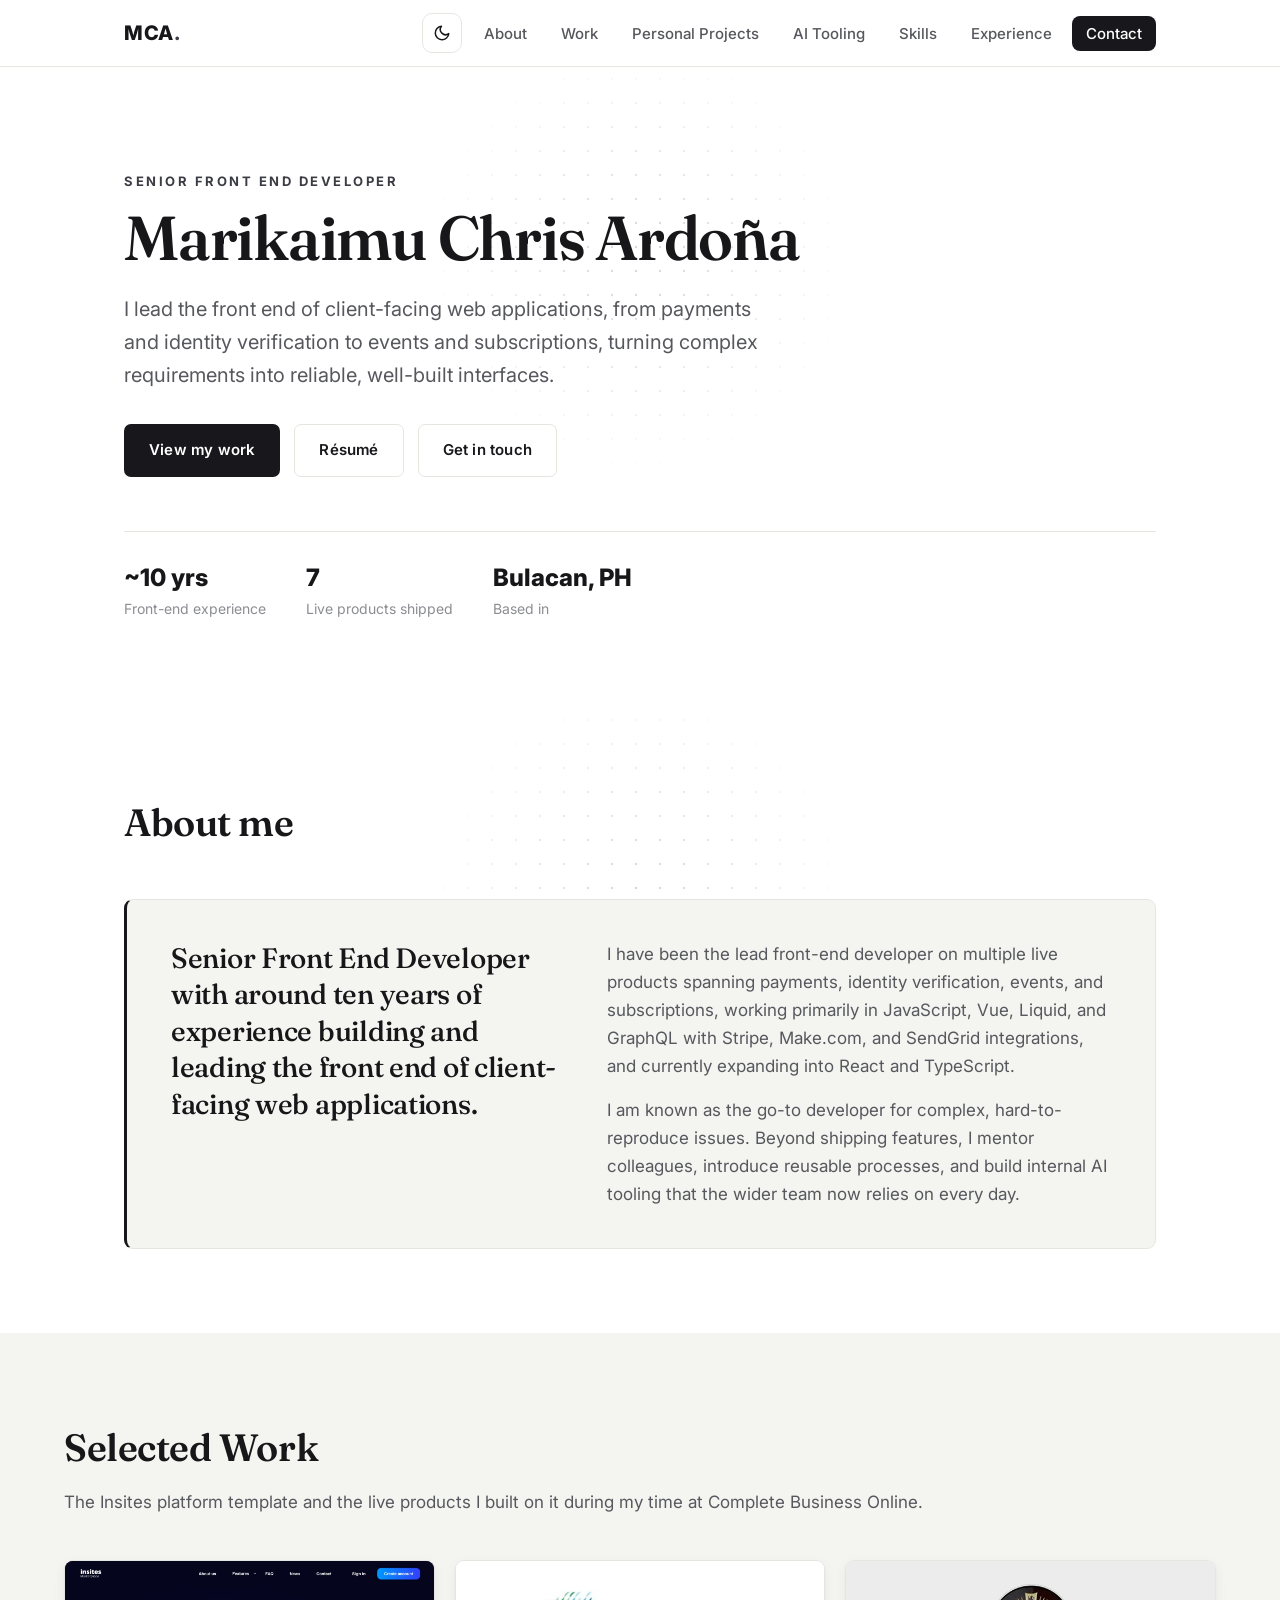
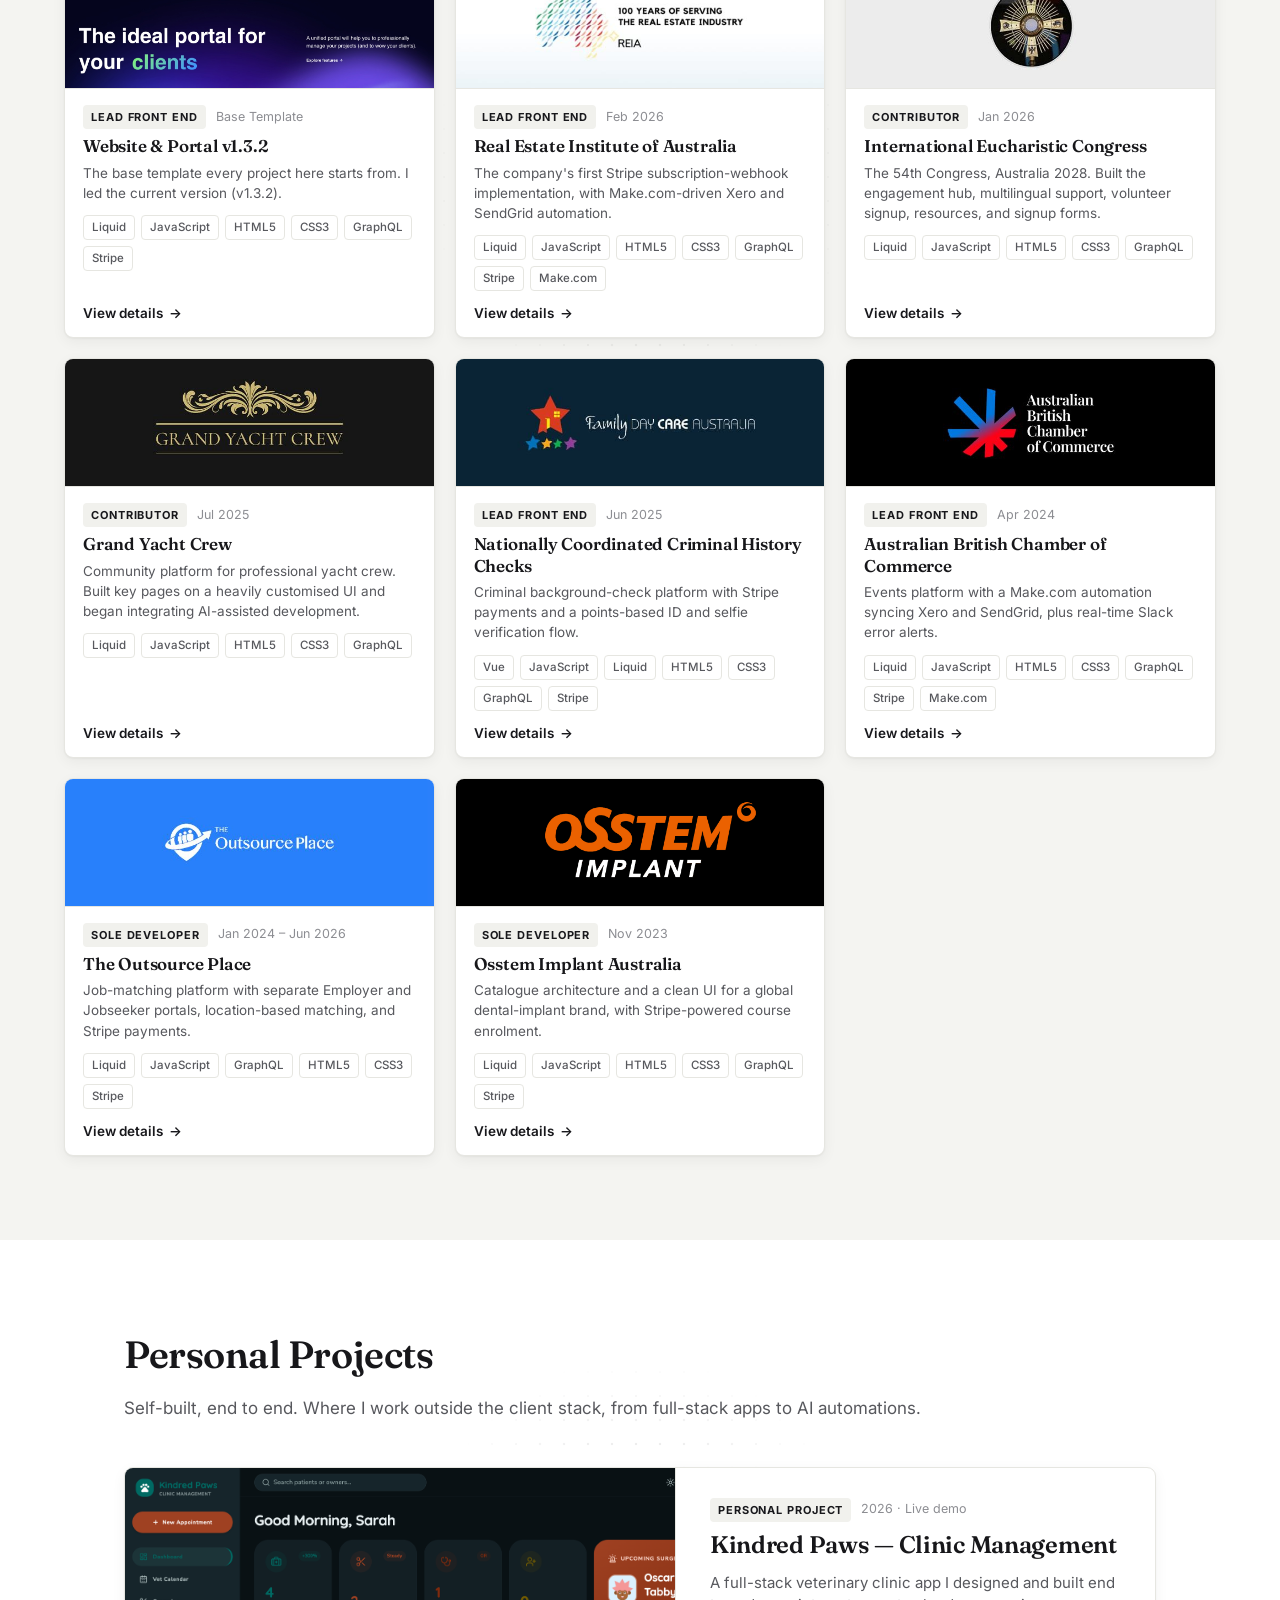
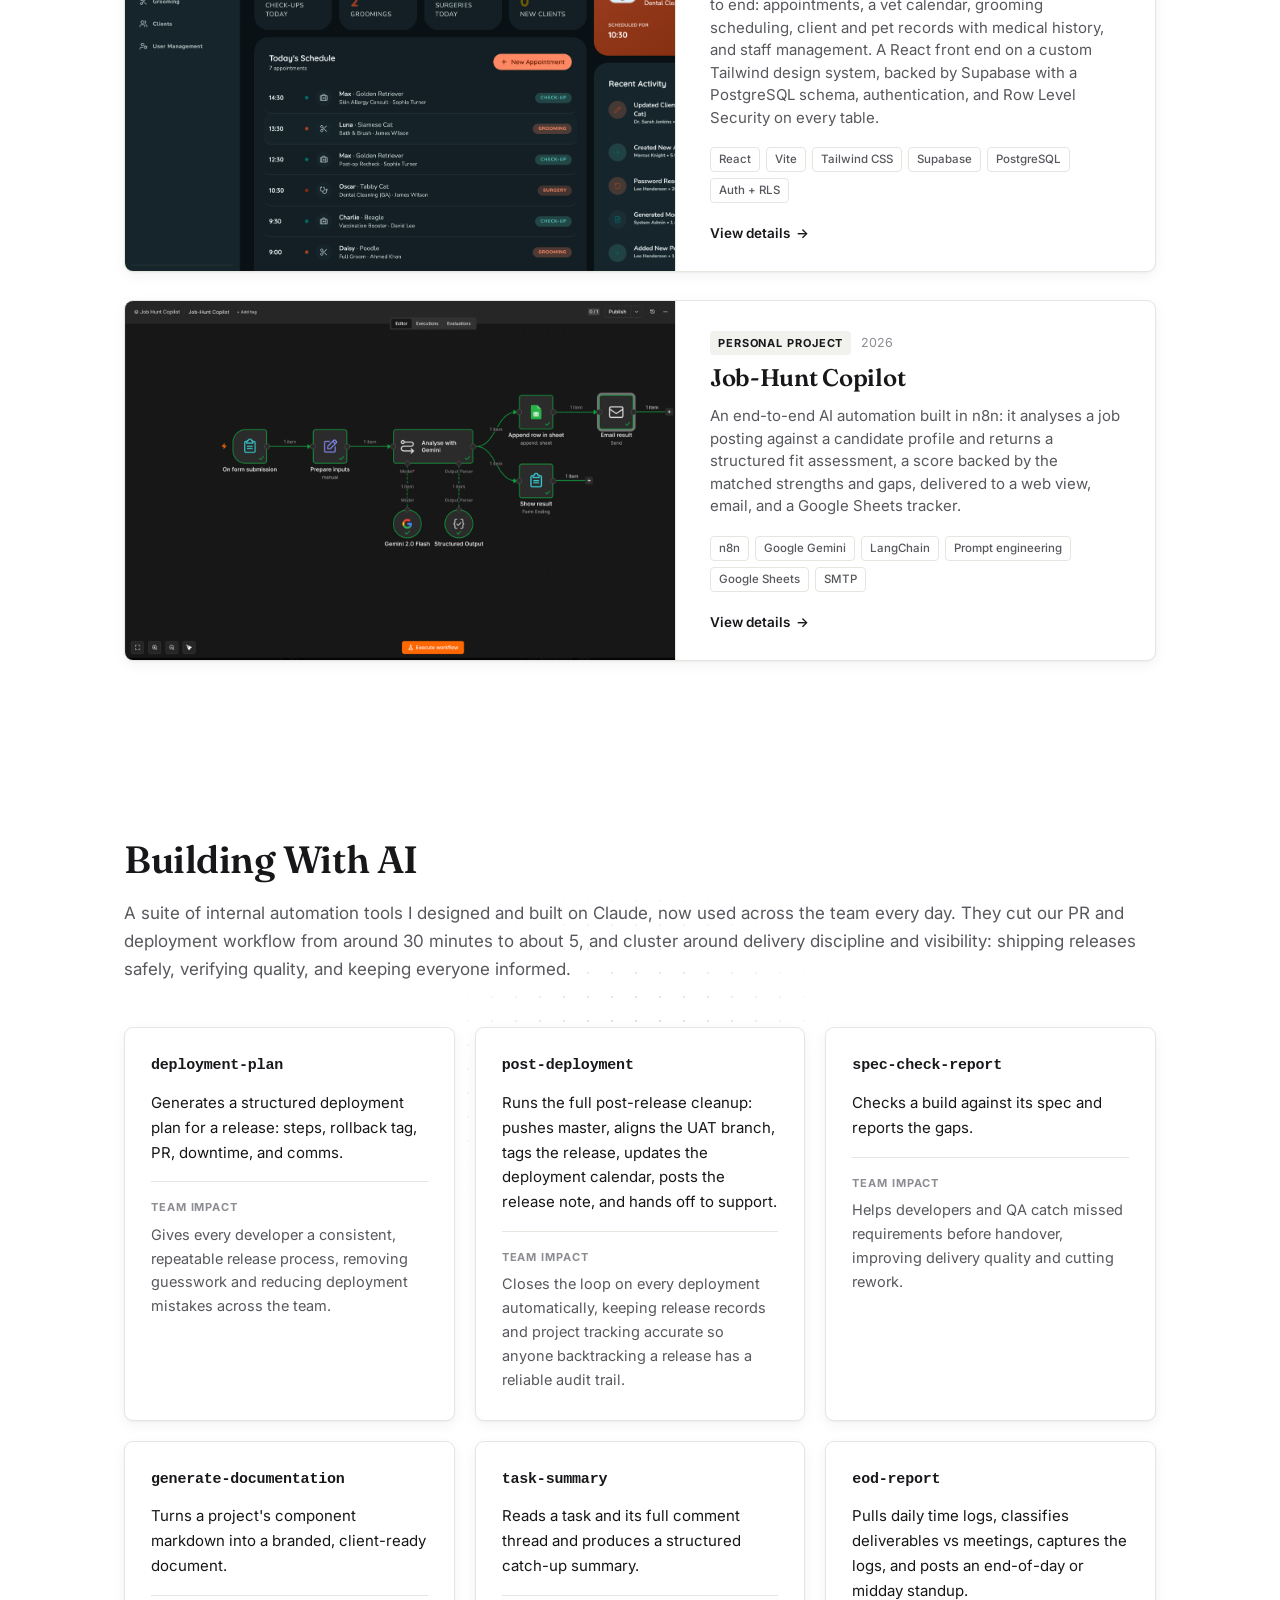
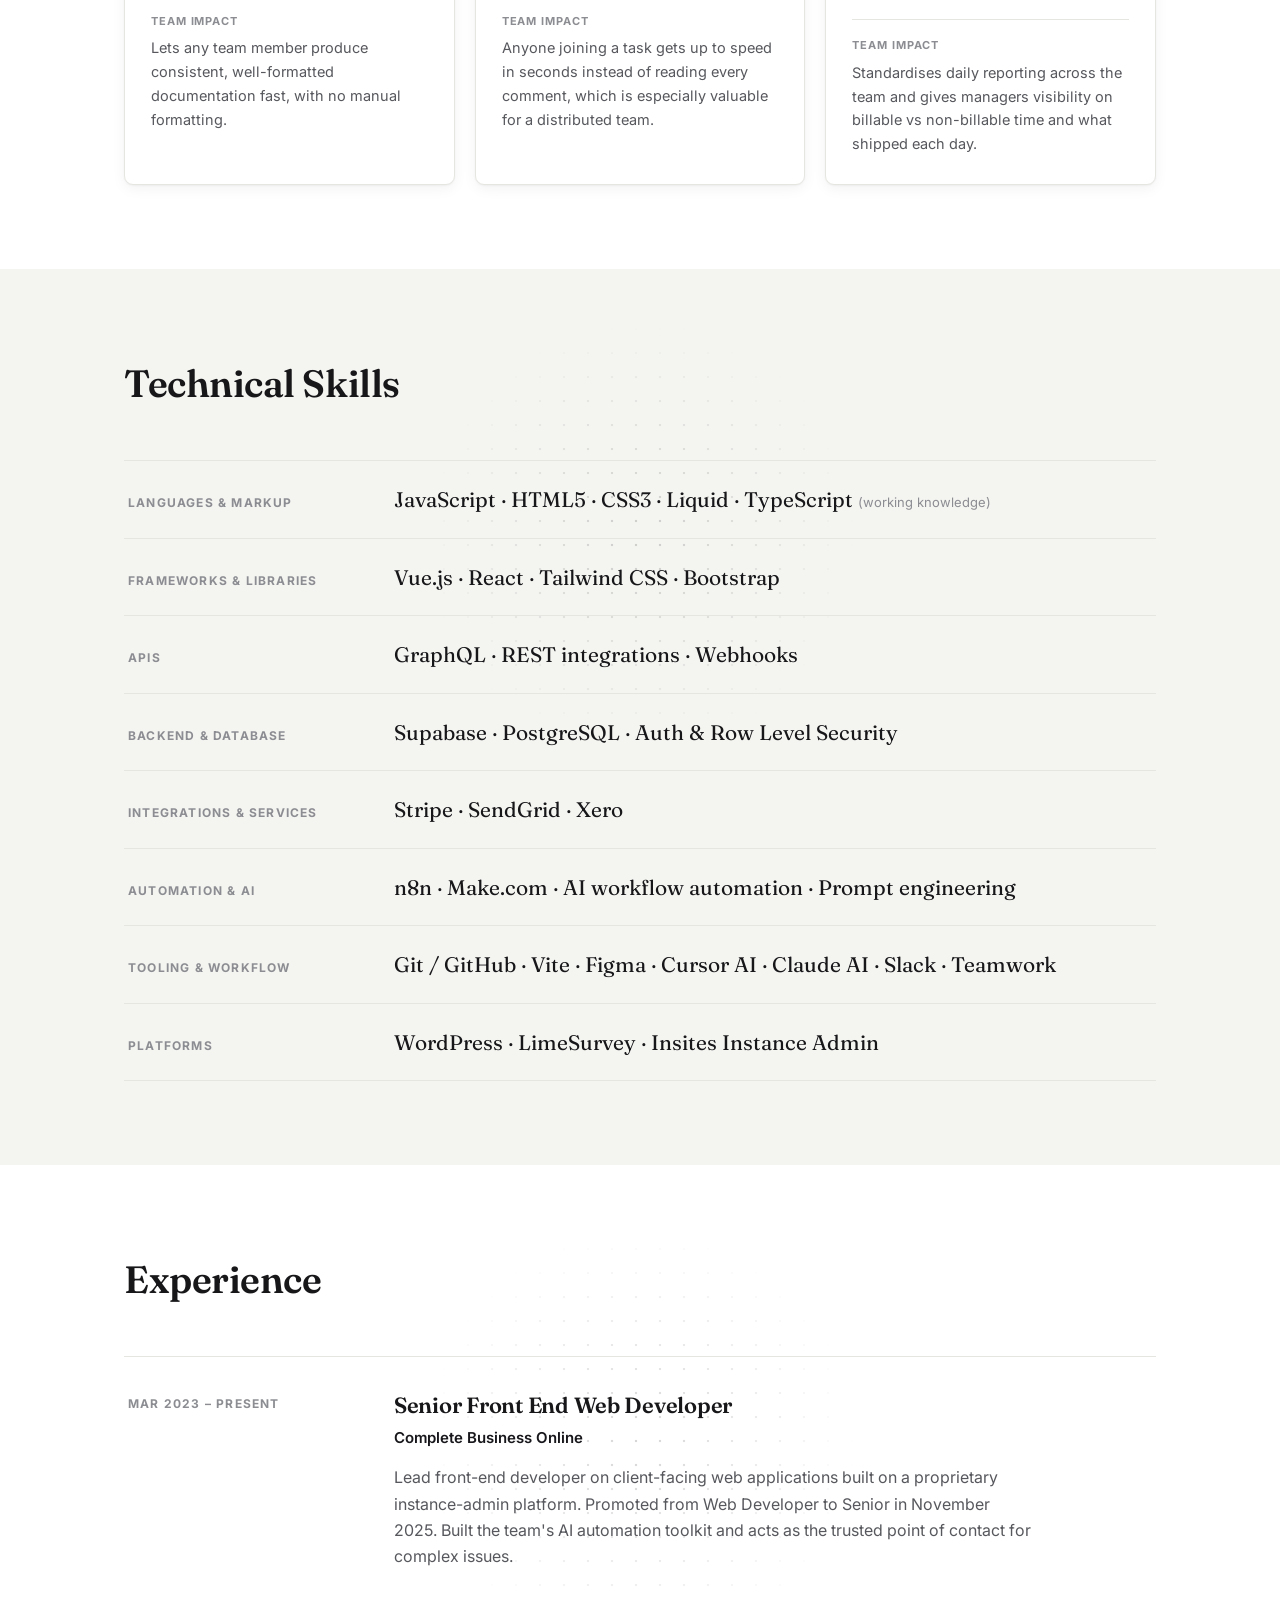
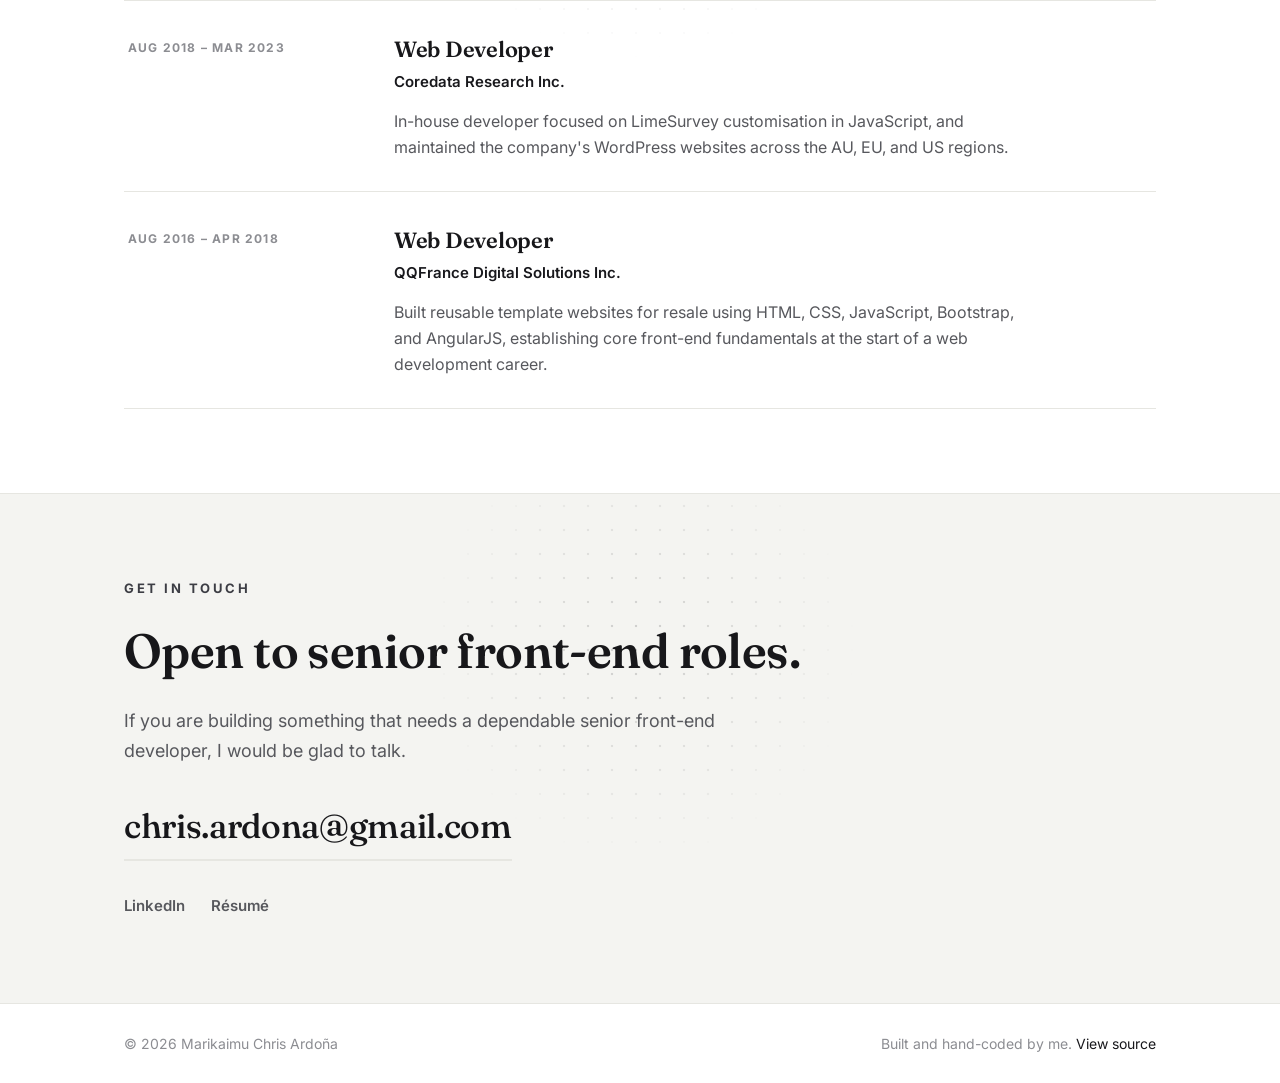
<file: index.html>
<!DOCTYPE html>
<html lang="en">
<head>
  <meta charset="UTF-8" />
  <meta name="viewport" content="width=device-width, initial-scale=1.0" />
  <title>Marikaimu Chris Ardoña — Senior Front End Developer</title>
  <meta name="description" content="Senior Front End Developer with around ten years of experience leading the front end of client-facing web applications across payments, identity verification, events, and subscriptions." />
  <meta name="author" content="Marikaimu Chris Ardoña" />

  <!-- Open Graph -->
  <meta property="og:type" content="website" />
  <meta property="og:title" content="Marikaimu Chris Ardoña — Senior Front End Developer" />
  <meta property="og:description" content="Senior Front End Developer leading client-facing web application builds. Vue, JavaScript, GraphQL, Stripe, and more." />
  <meta property="og:url" content="https://marikaimu-ardona.github.io" />
  <meta property="og:image" content="https://marikaimu-ardona.github.io/img/og-image.png" />
  <meta property="og:image:width" content="1200" />
  <meta property="og:image:height" content="630" />

  <!-- Twitter -->
  <meta name="twitter:card" content="summary_large_image" />
  <meta name="twitter:title" content="Marikaimu Chris Ardoña — Senior Front End Developer" />
  <meta name="twitter:description" content="Senior Front End Developer leading client-facing web application builds. Vue, JavaScript, GraphQL, Stripe, and more." />
  <meta name="twitter:image" content="https://marikaimu-ardona.github.io/img/og-image.png" />

  <!-- Icons -->
  <link rel="icon" href="favicon.svg" type="image/svg+xml" />
  <link rel="apple-touch-icon" href="apple-touch-icon.png" />

  <!-- Set theme before paint to avoid a flash of the wrong theme -->
  <script>
    (function () {
      try {
        var t = localStorage.getItem("theme");
        if (!t) t = window.matchMedia("(prefers-color-scheme: dark)").matches ? "dark" : "light";
        document.documentElement.setAttribute("data-theme", t);
      } catch (e) {}
    })();
  </script>

  <link rel="preconnect" href="https://fonts.googleapis.com" />
  <link rel="preconnect" href="https://fonts.gstatic.com" crossorigin />
  <link rel="stylesheet" href="https://fonts.googleapis.com/css2?family=Fraunces:opsz,wght@9..144,400;9..144,500;9..144,600;9..144,700&family=Inter:wght@400;500;600;700&display=swap" />
  <link rel="stylesheet" href="css/styles.css" />
</head>
<body>

  <!-- ============ Header / Nav ============ -->
  <header class="site-header" id="top">
    <div class="container nav-bar">
      <a href="#top" class="brand">MCA<span class="brand-dot">.</span></a>

      <div class="nav-cluster">
        <button class="theme-toggle" id="theme-toggle" type="button" aria-label="Toggle dark mode">
          <svg class="icon-sun" width="20" height="20" viewBox="0 0 24 24" fill="none" stroke="currentColor" stroke-width="2" stroke-linecap="round" aria-hidden="true">
            <circle cx="12" cy="12" r="4" /><path d="M12 2v2M12 20v2M4.9 4.9l1.4 1.4M17.7 17.7l1.4 1.4M2 12h2M20 12h2M4.9 19.1l1.4-1.4M17.7 6.3l1.4-1.4" />
          </svg>
          <svg class="icon-moon" width="18" height="18" viewBox="0 0 24 24" fill="none" stroke="currentColor" stroke-width="2" stroke-linecap="round" stroke-linejoin="round" aria-hidden="true">
            <path d="M21 12.8A9 9 0 1 1 11.2 3a7 7 0 0 0 9.8 9.8z" />
          </svg>
        </button>

        <nav class="nav" aria-label="Primary">
          <button class="nav-toggle" aria-expanded="false" aria-controls="nav-menu" aria-label="Toggle navigation">
            <span></span><span></span><span></span>
          </button>
          <ul class="nav-menu" id="nav-menu">
            <li><a href="#about">About</a></li>
            <li><a href="#work">Work</a></li>
            <li><a href="#personal">Personal Projects</a></li>
            <li><a href="#tooling">AI Tooling</a></li>
            <li><a href="#skills">Skills</a></li>
            <li><a href="#experience">Experience</a></li>
            <li><a href="#contact" class="nav-cta">Contact</a></li>
          </ul>
        </nav>
      </div>
    </div>
  </header>

  <div class="nav-overlay" aria-hidden="true"></div>

  <main>

    <!-- ============ Hero ============ -->
    <section class="hero">
      <div class="container hero-inner">
        <p class="hero-eyebrow">Senior Front End Developer</p>
        <h1 class="hero-title">Marikaimu Chris Ardoña</h1>
        <p class="hero-lead">
          I lead the front end of client-facing web applications, from payments and identity
          verification to events and subscriptions, turning complex requirements into reliable,
          well-built interfaces.
        </p>
        <div class="hero-actions">
          <a href="#work" class="btn btn-primary">View my work</a>
          <a href="resume.html" class="btn btn-ghost">Résumé</a>
          <a href="#contact" class="btn btn-ghost">Get in touch</a>
        </div>
        <ul class="hero-stats">
          <li><strong data-count-to="10" data-prefix="~" data-suffix=" yrs">~10 yrs</strong><span>Front-end experience</span></li>
          <li><strong data-count-to="7">7</strong><span>Live products shipped</span></li>
          <li><strong>Bulacan, PH</strong><span>Based in</span></li>
        </ul>
      </div>
    </section>

    <!-- ============ About ============ -->
    <section id="about" class="section">
      <div class="container">
        <header class="section-head reveal">
          <h2>About me</h2>
        </header>
        <div class="about-panel reveal">
          <div class="about-grid">
            <p class="about-lead">
              Senior Front End Developer with around ten years of experience building and leading
              the front end of client-facing web applications.
            </p>
            <div class="about-body">
              <p>
                I have been the lead front-end developer on multiple live products spanning payments,
                identity verification, events, and subscriptions, working primarily in JavaScript, Vue,
                Liquid, and GraphQL with Stripe, Make.com, and SendGrid integrations, and currently
                expanding into React and TypeScript.
              </p>
              <p>
                I am known as the go-to developer for complex, hard-to-reproduce issues. Beyond shipping
                features, I mentor colleagues, introduce reusable processes, and build internal AI tooling
                that the wider team now relies on every day.
              </p>
            </div>
          </div>
        </div>
      </div>
    </section>

    <!-- ============ Work ============ -->
    <section id="work" class="section section-alt">
      <div class="container">
        <header class="section-head reveal">
          <h2>Selected Work</h2>
          <p class="section-sub">The Insites platform template and the live products I built on it during my time at Complete Business Online.</p>
        </header>

        <div class="projects">

          <!-- Website & Portal template (foundation) -->
          <article class="project-card reveal" data-dialog="dlg-wpt">
            <div class="project-banner project-banner--top">
              <img src="img/wpt/wpt_screen.jpg" alt="Website and Portal base template" loading="lazy" />
            </div>
            <div class="project-card-body">
              <div class="project-meta">
                <span class="project-tag-role">Lead Front End</span>
                <span class="project-date">Base Template</span>
              </div>
              <h3 class="project-title">Website &amp; Portal v1.3.2</h3>
              <p class="project-blurb">The base template every project here starts from. I led the current version (v1.3.2).</p>
              <ul class="project-tech">
                <li>Liquid</li><li>JavaScript</li><li>HTML5</li><li>CSS3</li><li>GraphQL</li><li>Stripe</li>
              </ul>
              <button type="button" class="project-view" data-dialog="dlg-wpt" aria-haspopup="dialog" aria-controls="dlg-wpt">
                View details <span aria-hidden="true">&rarr;</span>
              </button>
            </div>
          </article>

          <article class="project-card reveal" data-dialog="dlg-reia">
            <div class="project-banner">
              <img src="img/reia/reia_banner.png" alt="Real Estate Institute of Australia logo" loading="lazy" />
            </div>
            <div class="project-card-body">
              <div class="project-meta">
                <span class="project-tag-role">Lead Front End</span>
                <span class="project-date">Feb 2026</span>
              </div>
              <h3 class="project-title">Real Estate Institute of Australia</h3>
              <p class="project-blurb">The company's first Stripe subscription-webhook implementation, with Make.com-driven Xero and SendGrid automation.</p>
              <ul class="project-tech">
                <li>Liquid</li><li>JavaScript</li><li>HTML5</li><li>CSS3</li><li>GraphQL</li><li>Stripe</li><li>Make.com</li>
              </ul>
              <button type="button" class="project-view" data-dialog="dlg-reia" aria-haspopup="dialog" aria-controls="dlg-reia">
                View details <span aria-hidden="true">&rarr;</span>
              </button>
            </div>
          </article>

          <article class="project-card reveal" data-dialog="dlg-iec">
            <div class="project-banner">
              <img src="img/iec/iec_banner.png" alt="International Eucharistic Congress emblem" loading="lazy" />
            </div>
            <div class="project-card-body">
              <div class="project-meta">
                <span class="project-tag-role">Contributor</span>
                <span class="project-date">Jan 2026</span>
              </div>
              <h3 class="project-title">International Eucharistic Congress</h3>
              <p class="project-blurb">The 54th Congress, Australia 2028. Built the engagement hub, multilingual support, volunteer signup, resources, and signup forms.</p>
              <ul class="project-tech">
                <li>Liquid</li><li>JavaScript</li><li>HTML5</li><li>CSS3</li><li>GraphQL</li>
              </ul>
              <button type="button" class="project-view" data-dialog="dlg-iec" aria-haspopup="dialog" aria-controls="dlg-iec">
                View details <span aria-hidden="true">&rarr;</span>
              </button>
            </div>
          </article>

          <article class="project-card reveal" data-dialog="dlg-gyc">
            <div class="project-banner">
              <img src="img/gyc/gyc_banner.png" alt="Grand Yacht Crew logo" loading="lazy" />
            </div>
            <div class="project-card-body">
              <div class="project-meta">
                <span class="project-tag-role">Contributor</span>
                <span class="project-date">Jul 2025</span>
              </div>
              <h3 class="project-title">Grand Yacht Crew</h3>
              <p class="project-blurb">Community platform for professional yacht crew. Built key pages on a heavily customised UI and began integrating AI-assisted development.</p>
              <ul class="project-tech">
                <li>Liquid</li><li>JavaScript</li><li>HTML5</li><li>CSS3</li><li>GraphQL</li>
              </ul>
              <button type="button" class="project-view" data-dialog="dlg-gyc" aria-haspopup="dialog" aria-controls="dlg-gyc">
                View details <span aria-hidden="true">&rarr;</span>
              </button>
            </div>
          </article>

          <article class="project-card reveal" data-dialog="dlg-ncchc">
            <div class="project-banner">
              <img src="img/ncchc/ncchc_banner.png" alt="Family Day Care Australia logo" loading="lazy" />
            </div>
            <div class="project-card-body">
              <div class="project-meta">
                <span class="project-tag-role">Lead Front End</span>
                <span class="project-date">Jun 2025</span>
              </div>
              <h3 class="project-title">Nationally Coordinated Criminal History Checks</h3>
              <p class="project-blurb">Criminal background-check platform with Stripe payments and a points-based ID and selfie verification flow.</p>
              <ul class="project-tech">
                <li>Vue</li><li>JavaScript</li><li>Liquid</li><li>HTML5</li><li>CSS3</li><li>GraphQL</li><li>Stripe</li>
              </ul>
              <button type="button" class="project-view" data-dialog="dlg-ncchc" aria-haspopup="dialog" aria-controls="dlg-ncchc">
                View details <span aria-hidden="true">&rarr;</span>
              </button>
            </div>
          </article>

          <article class="project-card reveal" data-dialog="dlg-abcc">
            <div class="project-banner">
              <img src="img/bcc/bcc_banner.png" alt="Australian British Chamber of Commerce logo" loading="lazy" />
            </div>
            <div class="project-card-body">
              <div class="project-meta">
                <span class="project-tag-role">Lead Front End</span>
                <span class="project-date">Apr 2024</span>
              </div>
              <h3 class="project-title">Australian British Chamber of Commerce</h3>
              <p class="project-blurb">Events platform with a Make.com automation syncing Xero and SendGrid, plus real-time Slack error alerts.</p>
              <ul class="project-tech">
                <li>Liquid</li><li>JavaScript</li><li>HTML5</li><li>CSS3</li><li>GraphQL</li><li>Stripe</li><li>Make.com</li>
              </ul>
              <button type="button" class="project-view" data-dialog="dlg-abcc" aria-haspopup="dialog" aria-controls="dlg-abcc">
                View details <span aria-hidden="true">&rarr;</span>
              </button>
            </div>
          </article>

          <article class="project-card reveal" data-dialog="dlg-top">
            <div class="project-banner">
              <img src="img/top/top_banner.png" alt="The Outsource Place logo" loading="lazy" />
            </div>
            <div class="project-card-body">
              <div class="project-meta">
                <span class="project-tag-role">Sole Developer</span>
                <span class="project-date">Jan 2024 &ndash; Jun 2026</span>
              </div>
              <h3 class="project-title">The Outsource Place</h3>
              <p class="project-blurb">Job-matching platform with separate Employer and Jobseeker portals, location-based matching, and Stripe payments.</p>
              <ul class="project-tech">
                <li>Liquid</li><li>JavaScript</li><li>GraphQL</li><li>HTML5</li><li>CSS3</li><li>Stripe</li>
              </ul>
              <button type="button" class="project-view" data-dialog="dlg-top" aria-haspopup="dialog" aria-controls="dlg-top">
                View details <span aria-hidden="true">&rarr;</span>
              </button>
            </div>
          </article>

          <article class="project-card reveal" data-dialog="dlg-oss">
            <div class="project-banner">
              <img src="img/oss/oss_banner.png" alt="Osstem Implant logo" loading="lazy" />
            </div>
            <div class="project-card-body">
              <div class="project-meta">
                <span class="project-tag-role">Sole Developer</span>
                <span class="project-date">Nov 2023</span>
              </div>
              <h3 class="project-title">Osstem Implant Australia</h3>
              <p class="project-blurb">Catalogue architecture and a clean UI for a global dental-implant brand, with Stripe-powered course enrolment.</p>
              <ul class="project-tech">
                <li>Liquid</li><li>JavaScript</li><li>HTML5</li><li>CSS3</li><li>GraphQL</li><li>Stripe</li>
              </ul>
              <button type="button" class="project-view" data-dialog="dlg-oss" aria-haspopup="dialog" aria-controls="dlg-oss">
                View details <span aria-hidden="true">&rarr;</span>
              </button>
            </div>
          </article>

        </div>

      </div>
    </section>

    <!-- ============ Personal Projects ============ -->
    <section id="personal" class="section">
      <div class="container">
        <header class="section-head reveal">
          <h2>Personal Projects</h2>
          <p class="section-sub">Self-built, end to end. Where I work outside the client stack, from full-stack apps to AI automations.</p>
        </header>

        <article class="featured-card reveal">
          <div class="featured-media">
            <img src="img/petclinic/petclinic_dashboard.png" alt="Kindred Paws clinic management dashboard" loading="lazy" />
          </div>
          <div class="featured-body">
            <div class="project-meta">
              <span class="project-tag-role">Personal Project</span>
              <span class="project-date">2026 &middot; Live demo</span>
            </div>
            <h3 class="project-title">Kindred Paws &mdash; Clinic Management</h3>
            <p class="project-blurb">A full-stack veterinary clinic app I designed and built end to end: appointments, a vet calendar, grooming scheduling, client and pet records with medical history, and staff management. A React front end on a custom Tailwind design system, backed by Supabase with a PostgreSQL schema, authentication, and Row Level Security on every table.</p>
            <ul class="project-tech">
              <li>React</li><li>Vite</li><li>Tailwind CSS</li><li>Supabase</li><li>PostgreSQL</li><li>Auth + RLS</li>
            </ul>
            <button type="button" class="project-view" data-dialog="dlg-petclinic" aria-haspopup="dialog" aria-controls="dlg-petclinic">
              View details <span aria-hidden="true">&rarr;</span>
            </button>
          </div>
        </article>

        <article class="featured-card reveal">
          <div class="featured-media">
            <img src="img/jobcopilot/jobcopilot_canvas.png" alt="Job-Hunt Copilot workflow built in n8n" loading="lazy" />
          </div>
          <div class="featured-body">
            <div class="project-meta">
              <span class="project-tag-role">Personal Project</span>
              <span class="project-date">2026</span>
            </div>
            <h3 class="project-title">Job-Hunt Copilot</h3>
            <p class="project-blurb">An end-to-end AI automation built in n8n: it analyses a job posting against a candidate profile and returns a structured fit assessment, a score backed by the matched strengths and gaps, delivered to a web view, email, and a Google Sheets tracker.</p>
            <ul class="project-tech">
              <li>n8n</li><li>Google Gemini</li><li>LangChain</li><li>Prompt engineering</li><li>Google Sheets</li><li>SMTP</li>
            </ul>
            <button type="button" class="project-view" data-dialog="dlg-jobcopilot" aria-haspopup="dialog" aria-controls="dlg-jobcopilot">
              View details <span aria-hidden="true">&rarr;</span>
            </button>
          </div>
        </article>
      </div>
    </section>

    <!-- ============ AI Tooling highlight ============ -->
    <section id="tooling" class="section">
      <div class="container">
        <header class="section-head reveal">
          <h2>Building With AI</h2>
          <p class="section-sub">A suite of internal automation tools I designed and built on Claude, now used across the team every day. They cut our PR and deployment workflow from around 30 minutes to about 5, and cluster around delivery discipline and visibility: shipping releases safely, verifying quality, and keeping everyone informed.</p>
        </header>

        <div class="tool-grid">

          <article class="tool-card reveal">
            <h3>deployment-plan</h3>
            <p class="tool-what">Generates a structured deployment plan for a release: steps, rollback tag, PR, downtime, and comms.</p>
            <div class="tool-help">
              <span class="tool-label">Team impact</span>
              <p>Gives every developer a consistent, repeatable release process, removing guesswork and reducing deployment mistakes across the team.</p>
            </div>
          </article>

          <article class="tool-card reveal">
            <h3>post-deployment</h3>
            <p class="tool-what">Runs the full post-release cleanup: pushes master, aligns the UAT branch, tags the release, updates the deployment calendar, posts the release note, and hands off to support.</p>
            <div class="tool-help">
              <span class="tool-label">Team impact</span>
              <p>Closes the loop on every deployment automatically, keeping release records and project tracking accurate so anyone backtracking a release has a reliable audit trail.</p>
            </div>
          </article>

          <article class="tool-card reveal">
            <h3>spec-check-report</h3>
            <p class="tool-what">Checks a build against its spec and reports the gaps.</p>
            <div class="tool-help">
              <span class="tool-label">Team impact</span>
              <p>Helps developers and QA catch missed requirements before handover, improving delivery quality and cutting rework.</p>
            </div>
          </article>

          <article class="tool-card reveal">
            <h3>generate-documentation</h3>
            <p class="tool-what">Turns a project's component markdown into a branded, client-ready document.</p>
            <div class="tool-help">
              <span class="tool-label">Team impact</span>
              <p>Lets any team member produce consistent, well-formatted documentation fast, with no manual formatting.</p>
            </div>
          </article>

          <article class="tool-card reveal">
            <h3>task-summary</h3>
            <p class="tool-what">Reads a task and its full comment thread and produces a structured catch-up summary.</p>
            <div class="tool-help">
              <span class="tool-label">Team impact</span>
              <p>Anyone joining a task gets up to speed in seconds instead of reading every comment, which is especially valuable for a distributed team.</p>
            </div>
          </article>

          <article class="tool-card reveal">
            <h3>eod-report</h3>
            <p class="tool-what">Pulls daily time logs, classifies deliverables vs meetings, captures the logs, and posts an end-of-day or midday standup.</p>
            <div class="tool-help">
              <span class="tool-label">Team impact</span>
              <p>Standardises daily reporting across the team and gives managers visibility on billable vs non-billable time and what shipped each day.</p>
            </div>
          </article>

        </div>
      </div>
    </section>

    <!-- ============ Skills ============ -->
    <section id="skills" class="section section-alt">
      <div class="container">
        <header class="section-head reveal">
          <h2>Technical Skills</h2>
        </header>
        <dl class="skills-list reveal">
          <div class="skill-row">
            <dt>Languages &amp; Markup</dt>
            <dd>JavaScript &middot; HTML5 &middot; CSS3 &middot; Liquid &middot; TypeScript <span class="skill-note">(working knowledge)</span></dd>
          </div>
          <div class="skill-row">
            <dt>Frameworks &amp; Libraries</dt>
            <dd>Vue.js &middot; React &middot; Tailwind CSS &middot; Bootstrap</dd>
          </div>
          <div class="skill-row">
            <dt>APIs</dt>
            <dd>GraphQL &middot; REST integrations &middot; Webhooks</dd>
          </div>
          <div class="skill-row">
            <dt>Backend &amp; Database</dt>
            <dd>Supabase &middot; PostgreSQL &middot; Auth &amp; Row Level Security</dd>
          </div>
          <div class="skill-row">
            <dt>Integrations &amp; Services</dt>
            <dd>Stripe &middot; SendGrid &middot; Xero</dd>
          </div>
          <div class="skill-row">
            <dt>Automation &amp; AI</dt>
            <dd>n8n &middot; Make.com &middot; AI workflow automation &middot; Prompt engineering</dd>
          </div>
          <div class="skill-row">
            <dt>Tooling &amp; Workflow</dt>
            <dd>Git / GitHub &middot; Vite &middot; Figma &middot; Cursor AI &middot; Claude AI &middot; Slack &middot; Teamwork</dd>
          </div>
          <div class="skill-row">
            <dt>Platforms</dt>
            <dd>WordPress &middot; LimeSurvey &middot; Insites Instance Admin</dd>
          </div>
        </dl>
      </div>
    </section>

    <!-- ============ Experience ============ -->
    <section id="experience" class="section">
      <div class="container">
        <header class="section-head reveal">
          <h2>Experience</h2>
        </header>
        <div class="xp-list reveal">
          <article class="xp-row">
            <div class="xp-period">Mar 2023 &ndash; Present</div>
            <div class="xp-detail">
              <h3 class="xp-role">Senior Front End Web Developer</h3>
              <p class="xp-company">Complete Business Online</p>
              <p class="xp-desc">
                Lead front-end developer on client-facing web applications built on a proprietary
                instance-admin platform. Promoted from Web Developer to Senior in November 2025. Built the
                team's AI automation toolkit and acts as the trusted point of contact for complex issues.
              </p>
            </div>
          </article>
          <article class="xp-row">
            <div class="xp-period">Aug 2018 &ndash; Mar 2023</div>
            <div class="xp-detail">
              <h3 class="xp-role">Web Developer</h3>
              <p class="xp-company">Coredata Research Inc.</p>
              <p class="xp-desc">
                In-house developer focused on LimeSurvey customisation in JavaScript, and maintained the
                company's WordPress websites across the AU, EU, and US regions.
              </p>
            </div>
          </article>
          <article class="xp-row">
            <div class="xp-period">Aug 2016 &ndash; Apr 2018</div>
            <div class="xp-detail">
              <h3 class="xp-role">Web Developer</h3>
              <p class="xp-company">QQFrance Digital Solutions Inc.</p>
              <p class="xp-desc">
                Built reusable template websites for resale using HTML, CSS, JavaScript, Bootstrap, and
                AngularJS, establishing core front-end fundamentals at the start of a web development career.
              </p>
            </div>
          </article>
        </div>
      </div>
    </section>

    <!-- ============ Contact ============ -->
    <section id="contact" class="section section-contact">
      <div class="container contact-inner reveal">
        <p class="contact-eyebrow">Get in touch</p>
        <h2>Open to senior front-end roles.</h2>
        <p class="contact-lead">
          If you are building something that needs a dependable senior front-end developer, I would be
          glad to talk.
        </p>
        <a class="contact-email" href="mailto:chris.ardona@gmail.com">chris.ardona@gmail.com</a>
        <ul class="contact-links">
          <li><a href="https://www.linkedin.com/in/marikaimu-chris-ardona/" target="_blank" rel="noopener noreferrer">LinkedIn</a></li>
          <li><a href="resume.html">Résumé</a></li>
        </ul>
      </div>
    </section>

        <!-- ============ Project detail dialogs ============ -->
        <div class="dialogs">

          <div class="dialog-backdrop" id="dlg-wpt" role="dialog" aria-modal="true" aria-labelledby="dlg-wpt-t" hidden>
            <div class="dialog">
              <button class="dialog-close" type="button" aria-label="Close details">&times;</button>
              <figure class="dialog-figure">
                <img src="img/wpt/wpt_screen.jpg" alt="Website and Portal base template" />
              </figure>
              <div class="dialog-content">
                <div class="project-meta">
                  <span class="project-tag-role">Lead Front End</span>
                  <span class="project-date">Base Template</span>
                </div>
                <h3 id="dlg-wpt-t">Website &amp; Portal v1.3.2</h3>
                <p>
                  Website and Portal v1.3.2 is the base template that every project in this showcase is built
                  on. It provides the core website and client-portal foundation, a unified starting point that
                  each project then customises for its own brand, content, and features. I led the current
                  version, refining the shared website and portal foundation the team now builds on.
                </p>
                <ul class="project-tech">
                  <li>Liquid</li><li>JavaScript</li><li>HTML5</li><li>CSS3</li><li>GraphQL</li><li>Stripe</li>
                </ul>
                <a class="btn btn-primary" href="https://website-and-portal-v132-release.staging.oregon.platform-os.com/" target="_blank" rel="noopener noreferrer">
                  View the template <span aria-hidden="true">&rarr;</span>
                </a>
              </div>
            </div>
          </div>

          <div class="dialog-backdrop" id="dlg-oss" role="dialog" aria-modal="true" aria-labelledby="dlg-oss-t" hidden>
            <div class="dialog">
              <button class="dialog-close" type="button" aria-label="Close details">&times;</button>
              <figure class="dialog-figure">
                <img src="img/oss/oss_screens.jpg" alt="Screens from the Osstem Implant Australia website" />
              </figure>
              <div class="dialog-content">
                <div class="project-meta">
                  <span class="project-tag-role">Sole Developer</span>
                  <span class="project-date">Live since Nov 2023</span>
                </div>
                <h3 id="dlg-oss-t">Osstem Implant Australia</h3>
                <p>
                  Osstem Implant is the world's 4th largest dental-implant company, used in more than 80
                  countries, and a leading implant brand out of Korea. For the Australian site I led the front
                  end, building the catalogue architecture, a multi-level menu and submenu system spanning
                  implant systems, surgical kits, and equipment, with a clean, professional UI. I also
                  implemented Stripe payments for the implant-training course enrolment. The product eShop is
                  handled by a third-party provider.
                </p>
                <ul class="project-tech">
                  <li>Liquid</li><li>JavaScript</li><li>HTML5</li><li>CSS3</li><li>GraphQL</li><li>Stripe</li>
                </ul>
                <a class="btn btn-primary" href="https://www.osstem.com.au/" target="_blank" rel="noopener noreferrer">
                  Visit live site <span aria-hidden="true">&rarr;</span>
                </a>
              </div>
            </div>
          </div>

          <div class="dialog-backdrop" id="dlg-top" role="dialog" aria-modal="true" aria-labelledby="dlg-top-t" hidden>
            <div class="dialog">
              <button class="dialog-close" type="button" aria-label="Close details">&times;</button>
              <figure class="dialog-figure">
                <img src="img/top/top_screens.png" alt="Screens from The Outsource Place website" />
              </figure>
              <div class="dialog-content">
                <div class="project-meta">
                  <span class="project-tag-role">Sole Developer</span>
                  <span class="project-date">Live Jan 2024 to Jun 2026</span>
                </div>
                <h3 id="dlg-top-t">The Outsource Place</h3>
                <p>
                  The Outsource Place is a platform where job seekers meet employers. Job seekers get easy access
                  to job listings, personalised recommendations, and tools to support their search, while employers
                  find suitable candidates quickly and efficiently. I led the front end, building two distinct
                  account types, Employer and Jobseeker, each with its own portal view and payment type, plus
                  location-based job matching, with Stripe handling payments.
                </p>
                <ul class="project-tech">
                  <li>Liquid</li><li>JavaScript</li><li>GraphQL</li><li>HTML5</li><li>CSS3</li><li>Stripe</li>
                </ul>
                <a class="btn btn-primary" href="https://top-wcp-uat.staging.oregon.platform-os.com/" target="_blank" rel="noopener noreferrer">
                  Visit live site <span aria-hidden="true">&rarr;</span>
                </a>
              </div>
            </div>
          </div>

          <div class="dialog-backdrop" id="dlg-abcc" role="dialog" aria-modal="true" aria-labelledby="dlg-abcc-t" hidden>
            <div class="dialog">
              <button class="dialog-close" type="button" aria-label="Close details">&times;</button>
              <figure class="dialog-figure dialog-figure--grid">
                <img src="img/bcc/bcc_screen_1.png" alt="Australian British Chamber of Commerce homepage" />
                <img src="img/bcc/bcc_screen_2.png" alt="Australian British Chamber of Commerce membership page" />
              </figure>
              <div class="dialog-content">
                <div class="project-meta">
                  <span class="project-tag-role">Lead Front End</span>
                  <span class="project-date">Live since Apr 2024</span>
                </div>
                <h3 id="dlg-abcc-t">Australian British Chamber of Commerce</h3>
                <p>
                  An events platform for the chamber. I led the front end and built a Make.com automation that
                  syncs Xero and SendGrid and surfaces error alerts to Slack in real time, keeping event
                  operations and finance in step.
                </p>
                <ul class="project-tech">
                  <li>Liquid</li><li>JavaScript</li><li>HTML5</li><li>CSS3</li><li>GraphQL</li><li>Stripe</li><li>Make.com</li>
                </ul>
                <a class="btn btn-primary" href="https://www.britishchamber.com/" target="_blank" rel="noopener noreferrer">
                  Visit live site <span aria-hidden="true">&rarr;</span>
                </a>
              </div>
            </div>
          </div>

          <div class="dialog-backdrop" id="dlg-ncchc" role="dialog" aria-modal="true" aria-labelledby="dlg-ncchc-t" hidden>
            <div class="dialog">
              <button class="dialog-close" type="button" aria-label="Close details">&times;</button>
              <figure class="dialog-figure">
                <img src="img/ncchc/ncchc_screen.png" alt="Screens from the Nationally Coordinated Criminal History Checks website" />
              </figure>
              <div class="dialog-content">
                <div class="project-meta">
                  <span class="project-tag-role">Lead Front End</span>
                  <span class="project-date">Live since Jun 2025</span>
                </div>
                <h3 id="dlg-ncchc-t">Nationally Coordinated Criminal History Checks</h3>
                <p>
                  An Australian criminal background-check platform. I led the front end, including Stripe
                  payments and a points-based ID and selfie verification flow, integrating the AWS Rekognition
                  and NSS submission APIs delivered by the backend team, plus complex name-validation logic
                  across legal name, alias, and maiden name.
                </p>
                <ul class="project-tech">
                  <li>Vue</li><li>JavaScript</li><li>Liquid</li><li>HTML5</li><li>CSS3</li><li>GraphQL</li><li>Stripe</li>
                </ul>
                <a class="btn btn-primary" href="https://www.fdcachecks.com.au/" target="_blank" rel="noopener noreferrer">
                  Visit live site <span aria-hidden="true">&rarr;</span>
                </a>
              </div>
            </div>
          </div>

          <div class="dialog-backdrop" id="dlg-gyc" role="dialog" aria-modal="true" aria-labelledby="dlg-gyc-t" hidden>
            <div class="dialog">
              <button class="dialog-close" type="button" aria-label="Close details">&times;</button>
              <figure class="dialog-figure">
                <img src="img/gyc/gyc_screen.png" alt="Grand Yacht Crew website on a laptop" />
              </figure>
              <div class="dialog-content">
                <div class="project-meta">
                  <span class="project-tag-role">Contributor</span>
                  <span class="project-date">Live since Jul 2025</span>
                </div>
                <h3 id="dlg-gyc-t">Grand Yacht Crew</h3>
                <p>
                  A community platform for professional yacht crew. As a contributor I built several pages,
                  including Contact and the newsletter submissions, working with a UI that diverged well beyond
                  our standard template, and began integrating AI-assisted development into the build. No
                  payments or member portal.
                </p>
                <ul class="project-tech">
                  <li>Liquid</li><li>JavaScript</li><li>HTML5</li><li>CSS3</li><li>GraphQL</li>
                </ul>
                <a class="btn btn-primary" href="https://www.grandyachtcrew.com/" target="_blank" rel="noopener noreferrer">
                  Visit live site <span aria-hidden="true">&rarr;</span>
                </a>
              </div>
            </div>
          </div>

          <div class="dialog-backdrop" id="dlg-iec" role="dialog" aria-modal="true" aria-labelledby="dlg-iec-t" hidden>
            <div class="dialog">
              <button class="dialog-close" type="button" aria-label="Close details">&times;</button>
              <figure class="dialog-figure dialog-figure--grid">
                <img src="img/iec/iec_screen_1.png" alt="International Eucharistic Congress resources and parishes pages" />
                <img src="img/iec/iec_screen_2.png" alt="International Eucharistic Congress volunteer and signup pages" />
              </figure>
              <div class="dialog-content">
                <div class="project-meta">
                  <span class="project-tag-role">Contributor</span>
                  <span class="project-date">Live since Jan 2026</span>
                </div>
                <h3 id="dlg-iec-t">International Eucharistic Congress</h3>
                <p>
                  The official site for the 54th International Eucharistic Congress, coming to Australia in 2028.
                  As a contributor I worked on the engagement hub, multilingual support, the volunteer signup,
                  the resources area, and a range of signup forms.
                </p>
                <ul class="project-tech">
                  <li>Liquid</li><li>JavaScript</li><li>HTML5</li><li>CSS3</li><li>GraphQL</li>
                </ul>
                <a class="btn btn-primary" href="https://eucharist28.org/" target="_blank" rel="noopener noreferrer">
                  Visit live site <span aria-hidden="true">&rarr;</span>
                </a>
              </div>
            </div>
          </div>

          <div class="dialog-backdrop" id="dlg-reia" role="dialog" aria-modal="true" aria-labelledby="dlg-reia-t" hidden>
            <div class="dialog">
              <button class="dialog-close" type="button" aria-label="Close details">&times;</button>
              <figure class="dialog-figure dialog-figure--grid">
                <img src="img/reia/reia_screen_1.png" alt="Real Estate Institute of Australia homepage" />
                <img src="img/reia/reia_screen_2.png" alt="Real Estate Institute of Australia subscription dashboard" />
              </figure>
              <div class="dialog-content">
                <div class="project-meta">
                  <span class="project-tag-role">Lead Front End</span>
                  <span class="project-date">Live since Feb 2026</span>
                </div>
                <h3 id="dlg-reia-t">Real Estate Institute of Australia</h3>
                <p>
                  A platform for Australia's peak real estate body. I led the front end and delivered the
                  company's first Stripe subscription-webhook implementation, alongside Make.com-driven Xero
                  and SendGrid updates for a fully automated membership flow. This project features a brand-new
                  portal dashboard for recurring subscriptions, built to make document subscription management
                  easier, faster, and more secure for all users.
                </p>
                <ul class="project-tech">
                  <li>Liquid</li><li>JavaScript</li><li>HTML5</li><li>CSS3</li><li>GraphQL</li><li>Stripe</li><li>Make.com</li>
                </ul>
                <a class="btn btn-primary" href="https://www.reia.com.au/" target="_blank" rel="noopener noreferrer">
                  Visit live site <span aria-hidden="true">&rarr;</span>
                </a>
              </div>
            </div>
          </div>

          <div class="dialog-backdrop" id="dlg-petclinic" role="dialog" aria-modal="true" aria-labelledby="dlg-petclinic-t" hidden>
            <div class="dialog">
              <button class="dialog-close" type="button" aria-label="Close details">&times;</button>
              <div class="gallery" data-gallery>
                <div class="gallery-viewport">
                  <div class="gallery-track">
                    <img src="img/petclinic/petclinic_dashboard.png" alt="Kindred Paws dashboard with today's schedule and clinic stats" />
                    <img src="img/petclinic/petclinic_calendar.png" alt="Kindred Paws weekly vet appointment calendar" />
                    <img src="img/petclinic/petclinic_clients.png" alt="Kindred Paws client and pet records with medical history" />
                    <img src="img/petclinic/petclinic_grooming.png" alt="Kindred Paws grooming schedule with staff on duty" />
                  </div>
                </div>
                <button type="button" class="gallery-nav gallery-prev" aria-label="Previous screenshot">&#8249;</button>
                <button type="button" class="gallery-nav gallery-next" aria-label="Next screenshot">&#8250;</button>
                <div class="gallery-dots"></div>
              </div>
              <div class="dialog-content">
                <div class="project-meta">
                  <span class="project-tag-role">Personal Project</span>
                  <span class="project-date">Full-stack build &middot; Live demo</span>
                </div>
                <h3 id="dlg-petclinic-t">Kindred Paws &mdash; Clinic Management</h3>
                <p>
                  A web application for running a veterinary clinic, designed and built end to end on my own.
                  It covers appointment booking, a day, week, and month vet calendar, grooming scheduling, full
                  client and pet records with medical history, staff and user management, and an activity log.
                </p>
                <p>
                  I built the whole stack: a React single-page app with lazy-loaded routes and a custom Tailwind
                  design system on the front end, backed by Supabase with a PostgreSQL schema, email authentication,
                  and Row Level Security protecting every table. The project is open source.
                </p>
                <ul class="project-tech">
                  <li>React</li><li>Vite</li><li>Tailwind CSS</li><li>Supabase</li><li>PostgreSQL</li><li>Auth</li><li>Row Level Security</li><li>JavaScript</li>
                </ul>
                <div class="dialog-creds">
                  <strong>Sign in to the live demo</strong>
                  <span>admin@kindredpaws.com</span>
                  <span>Q9chOFzAiC2L5cAa9!</span>
                </div>
                <div class="dialog-actions">
                  <a class="btn btn-primary" href="https://marikaimu-ardona.github.io/pet-clinic-management/" target="_blank" rel="noopener noreferrer">
                    Visit live demo <span aria-hidden="true">&rarr;</span>
                  </a>
                  <a class="btn btn-ghost" href="https://github.com/marikaimu-ardona/pet-clinic-management" target="_blank" rel="noopener noreferrer">
                    View code <span aria-hidden="true">&rarr;</span>
                  </a>
                </div>
              </div>
            </div>
          </div>

          <div class="dialog-backdrop" id="dlg-jobcopilot" role="dialog" aria-modal="true" aria-labelledby="dlg-jobcopilot-t" hidden>
            <div class="dialog">
              <button class="dialog-close" type="button" aria-label="Close details">&times;</button>
              <div class="gallery" data-gallery>
                <div class="gallery-viewport">
                  <div class="gallery-track">
                    <img src="img/jobcopilot/jobcopilot_canvas.png" alt="Job-Hunt Copilot workflow on the n8n canvas" />
                    <img src="img/jobcopilot/jobcopilot_result.png" alt="Fit score and drafted intro shown on the form result screen" />
                    <img src="img/jobcopilot/jobcopilot_email.png" alt="Automated email with fit score, strengths, gaps, and a drafted intro" />
                    <img src="img/jobcopilot/jobcopilot_sheet.png" alt="Google Sheet logging each analysed job with its fit score" />
                  </div>
                </div>
                <button type="button" class="gallery-nav gallery-prev" aria-label="Previous screenshot">&#8249;</button>
                <button type="button" class="gallery-nav gallery-next" aria-label="Next screenshot">&#8250;</button>
                <div class="gallery-dots"></div>
              </div>
              <div class="dialog-content">
                <div class="project-meta">
                  <span class="project-tag-role">Personal Project</span>
                  <span class="project-date">n8n + AI workflow</span>
                </div>
                <h3 id="dlg-jobcopilot-t">Job-Hunt Copilot</h3>
                <p>
                  An end-to-end AI automation I built to explore agent-style workflows in n8n. A job posting goes in
                  through a form, and the workflow returns a structured fit assessment, a score backed by the specific
                  strengths and gaps behind it, delivered to a web view, an email, and a Google Sheets tracker.
                </p>
                <p>
                  Under the hood, a form trigger passes the posting and a candidate profile into Google Gemini through a
                  LangChain chain with a structured-output parser, so the model returns clean, typed fields rather than
                  free text. The result fans out to a completion screen, an SMTP email, and a Google Sheets row. The
                  prompt is engineered to score strictly and honestly, real postings come back at 25, 55, and 60 out of
                  100 rather than inflated, which keeps the assessment trustworthy.
                </p>
                <ul class="project-tech">
                  <li>n8n</li><li>Google Gemini</li><li>LangChain</li><li>Structured output</li><li>Prompt engineering</li><li>Google Sheets</li><li>SMTP</li>
                </ul>
                <div class="dialog-actions">
                  <a class="btn btn-ghost" href="https://github.com/marikaimu-ardona/job-hunt-copilot" target="_blank" rel="noopener noreferrer">
                    View workflow <span aria-hidden="true">&rarr;</span>
                  </a>
                </div>
              </div>
            </div>
          </div>

        </div>

  </main>

  <footer class="site-footer">
    <div class="container footer-inner">
      <span>&copy; <span id="year"></span> Marikaimu Chris Ardoña</span>
      <span>Built and hand-coded by me. <a href="https://github.com/marikaimu-ardona/marikaimu-ardona.github.io" target="_blank" rel="noopener noreferrer">View source</a></span>
    </div>
  </footer>

  <script src="js/main.js"></script>
</body>
</html>
</file>
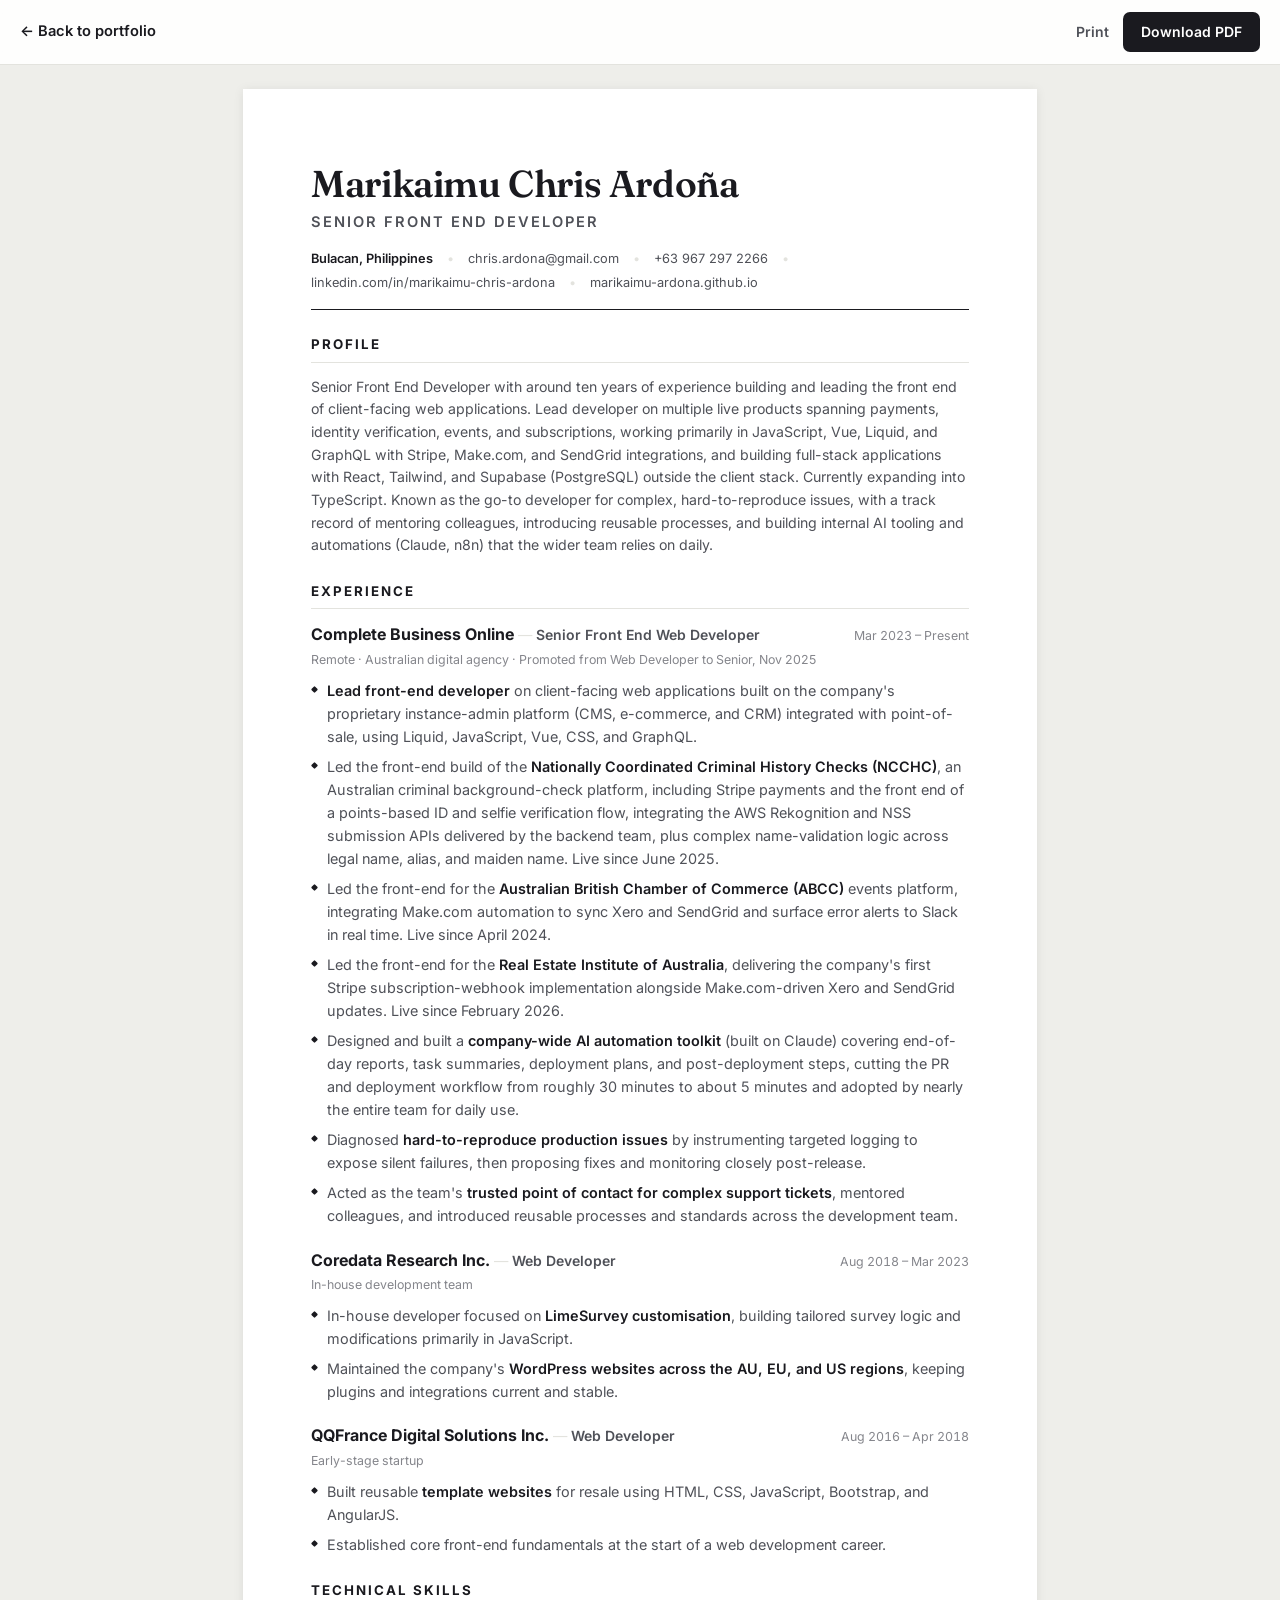
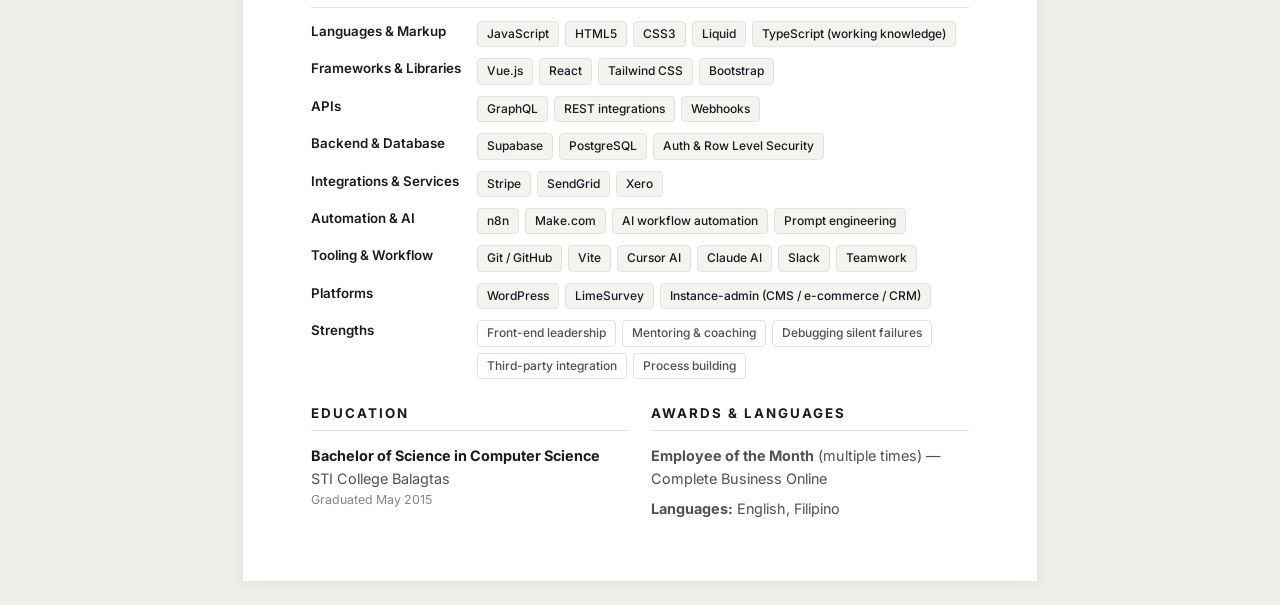
<file: resume.html>
<!DOCTYPE html>
<html lang="en">
<head>
<meta charset="UTF-8">
<meta name="viewport" content="width=device-width, initial-scale=1.0">
<title>Marikaimu Chris Ardoña — Résumé</title>
<meta name="description" content="Résumé of Marikaimu Chris Ardoña, Senior Front End Developer." />
<meta name="robots" content="noindex" />
<link rel="icon" href="favicon.svg" type="image/svg+xml" />
<link rel="preconnect" href="https://fonts.googleapis.com">
<link rel="preconnect" href="https://fonts.gstatic.com" crossorigin>
<link rel="stylesheet" href="https://fonts.googleapis.com/css2?family=Fraunces:opsz,wght@9..144,500;9..144,600;9..144,700&family=Inter:wght@400;500;600;700&display=swap">
<style>
  :root {
    --ink: #1a1a1f;
    --muted: #4f5158;
    --faint: #85868c;
    --accent: #1a1a1f;
    --rule: #e3e3de;
    --chip: #f3f3f0;
    --page: 210mm;
    --serif: "Fraunces", Georgia, "Times New Roman", serif;
    --sans: "Inter", "Helvetica Neue", Arial, sans-serif;
  }

  * { box-sizing: border-box; margin: 0; padding: 0; }

  html, body {
    background: #eeeeea;
    color: var(--ink);
    font-family: var(--sans);
    font-size: 10.8pt;
    line-height: 1.6;
    -webkit-font-smoothing: antialiased;
  }

  /* ---------- Screen toolbar (hidden on print) ---------- */
  .toolbar {
    position: sticky; top: 0; z-index: 10;
    display: flex; align-items: center; justify-content: space-between; gap: 12px;
    padding: 12px 20px;
    background: rgba(255,255,255,0.9);
    -webkit-backdrop-filter: saturate(180%) blur(10px);
    backdrop-filter: saturate(180%) blur(10px);
    border-bottom: 1px solid var(--rule);
    font-family: var(--sans);
  }
  .toolbar .tb-back { font-size: 11pt; font-weight: 600; color: var(--ink); text-decoration: none; }
  .toolbar .tb-back:hover { opacity: .7; }
  .toolbar .tb-actions { display: flex; align-items: center; gap: 14px; }
  .toolbar .tb-link { font-size: 10.5pt; font-weight: 600; color: var(--muted); text-decoration: none; }
  .toolbar .tb-link:hover { color: var(--ink); }
  .toolbar .tb-print {
    border: 0; cursor: pointer; background: var(--ink); color: #fff;
    font-size: 10.5pt; font-weight: 600; padding: 9px 18px; border-radius: 7px;
    display: inline-block; text-decoration: none;
    transition: opacity .15s ease;
  }
  .toolbar .tb-print:hover { opacity: .85; }

  .sheet {
    width: var(--page); min-height: 297mm;
    margin: 24px auto; padding: 20mm 18mm 16mm;
    background: #fff; box-shadow: 0 1px 10px rgba(0,0,0,0.08);
  }

  /* ---------- Header ---------- */
  header { border-bottom: 1.5px solid var(--ink); padding-bottom: 16px; }
  .name { font-family: var(--serif); font-size: 28pt; font-weight: 600; letter-spacing: -0.4px; line-height: 1.02; color: var(--ink); }
  .title { font-size: 11pt; font-weight: 600; color: var(--muted); text-transform: uppercase; letter-spacing: 2px; margin-top: 8px; }
  .contact { margin-top: 14px; font-size: 9.6pt; color: var(--muted); display: flex; flex-wrap: wrap; gap: 4px 14px; }
  .contact a { color: var(--muted); text-decoration: none; }
  .contact a:hover { color: var(--ink); }
  .contact span.sep { color: var(--rule); }
  .contact .pin { color: var(--ink); font-weight: 600; }

  /* ---------- Sections ---------- */
  section { margin-top: 24px; }
  h2 {
    font-size: 10pt; font-weight: 700; text-transform: uppercase; letter-spacing: 2px;
    color: var(--ink); padding-bottom: 6px; border-bottom: 1px solid var(--rule); margin-bottom: 13px;
  }
  .summary { color: var(--muted); font-size: 10.6pt; }

  /* ---------- Experience ---------- */
  .role { margin-bottom: 20px; }
  .role:last-child { margin-bottom: 4px; }
  .role-head { display: flex; justify-content: space-between; align-items: baseline; gap: 12px; }
  .role-company { font-size: 12pt; font-weight: 700; color: var(--ink); }
  .role-pos { font-size: 10.5pt; font-weight: 600; color: var(--muted); }
  .role-dates { font-size: 9.3pt; color: var(--faint); white-space: nowrap; font-variant-numeric: tabular-nums; text-align: right; }
  .role-meta { font-size: 9.3pt; color: var(--faint); margin-top: 2px; }
  ul.bullets { list-style: none; margin-top: 9px; }
  ul.bullets li { position: relative; padding-left: 16px; margin-bottom: 7px; color: var(--muted); }
  ul.bullets li::before { content: ""; position: absolute; left: 1px; top: 8px; width: 5px; height: 5px; background: var(--ink); border-radius: 1px; transform: rotate(45deg); }
  .bullets strong { color: var(--ink); font-weight: 600; }

  /* ---------- Skills ---------- */
  .skill-grid { display: grid; grid-template-columns: 150px 1fr; gap: 11px 16px; }
  .skill-label { font-weight: 600; color: var(--ink); font-size: 10pt; }
  .skill-tags { display: flex; flex-wrap: wrap; gap: 6px; }
  .tag { background: var(--chip); color: var(--ink); border: 1px solid var(--rule); border-radius: 4px; padding: 2px 9px; font-size: 9pt; font-weight: 500; line-height: 1.7; }
  .tag.soft { background: #fff; color: var(--muted); }

  /* ---------- Two-up footer rows ---------- */
  .two-col { display: grid; grid-template-columns: 1fr 1fr; gap: 22px; }
  .edu-company { font-weight: 700; color: var(--ink); }
  .edu-line { color: var(--muted); }
  .edu-dates { font-size: 9.3pt; color: var(--faint); }
  .inline-list { color: var(--muted); }

  /* ---------- Print ---------- */
  @page { size: A4; margin: 14mm 15mm; }
  @media print {
    html, body {
      background: #fff;
      font-size: 10.2pt;
      -webkit-print-color-adjust: exact;
      print-color-adjust: exact;
    }
    .toolbar { display: none; }
    /* Per-page margins come from @page, so the sheet sits flush */
    .sheet { margin: 0; box-shadow: none; width: auto; min-height: 0; padding: 0; }
    .role { page-break-inside: avoid; break-inside: avoid; }
    .role-company, .skill-row { break-inside: avoid; }
    h2, .role-head { break-after: avoid; }
    a { color: var(--muted); }
  }
</style>
</head>
<body>

<div class="toolbar">
  <a class="tb-back" href="./">&larr; Back to portfolio</a>
  <div class="tb-actions">
    <a class="tb-link" href="#" onclick="window.print();return false;">Print</a>
    <a class="tb-print" href="Marikaimu-Chris-Ardona-Resume.pdf" download>Download PDF</a>
  </div>
</div>

<div class="sheet">

  <header>
    <div class="name">Marikaimu Chris Ardoña</div>
    <div class="title">Senior Front End Developer</div>
    <div class="contact">
      <span class="pin">Bulacan, Philippines</span>
      <span class="sep">•</span>
      <a href="mailto:chris.ardona@gmail.com">chris.ardona@gmail.com</a>
      <span class="sep">•</span>
      <span>+63 967 297 2266</span>
      <span class="sep">•</span>
      <a href="https://www.linkedin.com/in/marikaimu-chris-ardona/">linkedin.com/in/marikaimu-chris-ardona</a>
      <span class="sep">•</span>
      <a href="https://marikaimu-ardona.github.io">marikaimu-ardona.github.io</a>
    </div>
  </header>

  <section>
    <h2>Profile</h2>
    <p class="summary">
      Senior Front End Developer with around ten years of experience building and leading the front end of
      client-facing web applications. Lead developer on multiple live products spanning payments, identity
      verification, events, and subscriptions, working primarily in JavaScript, Vue, Liquid, and GraphQL with
      Stripe, Make.com, and SendGrid integrations, and building full-stack applications with React, Tailwind, and
      Supabase (PostgreSQL) outside the client stack. Currently expanding into TypeScript. Known as
      the go-to developer for complex, hard-to-reproduce issues, with a track record of mentoring colleagues,
      introducing reusable processes, and building internal AI tooling and automations (Claude, n8n) that the
      wider team relies on daily.
    </p>
  </section>

  <section>
    <h2>Experience</h2>

    <div class="role">
      <div class="role-head">
        <div>
          <span class="role-company">Complete Business Online</span>
          <span style="color:var(--rule)"> — </span>
          <span class="role-pos">Senior Front End Web Developer</span>
        </div>
        <div class="role-dates">Mar 2023 – Present</div>
      </div>
      <div class="role-meta">Remote · Australian digital agency · Promoted from Web Developer to Senior, Nov 2025</div>
      <ul class="bullets">
        <li><strong>Lead front-end developer</strong> on client-facing web applications built on the company's proprietary
          instance-admin platform (CMS, e-commerce, and CRM) integrated with point-of-sale, using Liquid, JavaScript,
          Vue, CSS, and GraphQL.</li>
        <li>Led the front-end build of the <strong>Nationally Coordinated Criminal History Checks (NCCHC)</strong>, an Australian criminal background-check
          platform, including Stripe payments and the front end of a points-based ID and selfie verification flow,
          integrating the AWS Rekognition and NSS submission APIs delivered by the backend team, plus complex
          name-validation logic across legal name, alias, and maiden name. Live since June 2025.</li>
        <li>Led the front-end for the <strong>Australian British Chamber of Commerce (ABCC)</strong> events platform, integrating Make.com automation
          to sync Xero and SendGrid and surface error alerts to Slack in real time. Live since April 2024.</li>
        <li>Led the front-end for the <strong>Real Estate Institute of Australia</strong>, delivering the company's first
          Stripe subscription-webhook implementation alongside Make.com-driven Xero and SendGrid updates. Live since
          February 2026.</li>
        <li>Designed and built a <strong>company-wide AI automation toolkit</strong> (built on Claude) covering end-of-day
          reports, task summaries, deployment plans, and post-deployment steps, cutting the PR and deployment workflow
          from roughly 30 minutes to about 5 minutes and adopted by nearly the entire team for daily use.</li>
        <li>Diagnosed <strong>hard-to-reproduce production issues</strong> by instrumenting targeted logging to expose silent
          failures, then proposing fixes and monitoring closely post-release.</li>
        <li>Acted as the team's <strong>trusted point of contact for complex support tickets</strong>, mentored colleagues, and
          introduced reusable processes and standards across the development team.</li>
      </ul>
    </div>

    <div class="role">
      <div class="role-head">
        <div>
          <span class="role-company">Coredata Research Inc.</span>
          <span style="color:var(--rule)"> — </span>
          <span class="role-pos">Web Developer</span>
        </div>
        <div class="role-dates">Aug 2018 – Mar 2023</div>
      </div>
      <div class="role-meta">In-house development team</div>
      <ul class="bullets">
        <li>In-house developer focused on <strong>LimeSurvey customisation</strong>, building tailored survey logic and
          modifications primarily in JavaScript.</li>
        <li>Maintained the company's <strong>WordPress websites across the AU, EU, and US regions</strong>, keeping plugins
          and integrations current and stable.</li>
      </ul>
    </div>

    <div class="role">
      <div class="role-head">
        <div>
          <span class="role-company">QQFrance Digital Solutions Inc.</span>
          <span style="color:var(--rule)"> — </span>
          <span class="role-pos">Web Developer</span>
        </div>
        <div class="role-dates">Aug 2016 – Apr 2018</div>
      </div>
      <div class="role-meta">Early-stage startup</div>
      <ul class="bullets">
        <li>Built reusable <strong>template websites</strong> for resale using HTML, CSS, JavaScript, Bootstrap, and AngularJS.</li>
        <li>Established core front-end fundamentals at the start of a web development career.</li>
      </ul>
    </div>
  </section>

  <section>
    <h2>Technical Skills</h2>
    <div class="skill-grid">
      <div class="skill-label">Languages &amp; Markup</div>
      <div class="skill-tags">
        <span class="tag">JavaScript</span>
        <span class="tag">HTML5</span>
        <span class="tag">CSS3</span>
        <span class="tag">Liquid</span>
        <span class="tag">TypeScript (working knowledge)</span>
      </div>

      <div class="skill-label">Frameworks &amp; Libraries</div>
      <div class="skill-tags">
        <span class="tag">Vue.js</span>
        <span class="tag">React</span>
        <span class="tag">Tailwind CSS</span>
        <span class="tag">Bootstrap</span>
      </div>

      <div class="skill-label">APIs</div>
      <div class="skill-tags">
        <span class="tag">GraphQL</span>
        <span class="tag">REST integrations</span>
        <span class="tag">Webhooks</span>
      </div>

      <div class="skill-label">Backend &amp; Database</div>
      <div class="skill-tags">
        <span class="tag">Supabase</span>
        <span class="tag">PostgreSQL</span>
        <span class="tag">Auth &amp; Row Level Security</span>
      </div>

      <div class="skill-label">Integrations &amp; Services</div>
      <div class="skill-tags">
        <span class="tag">Stripe</span>
        <span class="tag">SendGrid</span>
        <span class="tag">Xero</span>
      </div>

      <div class="skill-label">Automation &amp; AI</div>
      <div class="skill-tags">
        <span class="tag">n8n</span>
        <span class="tag">Make.com</span>
        <span class="tag">AI workflow automation</span>
        <span class="tag">Prompt engineering</span>
      </div>

      <div class="skill-label">Tooling &amp; Workflow</div>
      <div class="skill-tags">
        <span class="tag">Git / GitHub</span>
        <span class="tag">Vite</span>
        <span class="tag">Cursor AI</span>
        <span class="tag">Claude AI</span>
        <span class="tag">Slack</span>
        <span class="tag">Teamwork</span>
      </div>

      <div class="skill-label">Platforms</div>
      <div class="skill-tags">
        <span class="tag">WordPress</span>
        <span class="tag">LimeSurvey</span>
        <span class="tag">Instance-admin (CMS / e-commerce / CRM)</span>
      </div>

      <div class="skill-label">Strengths</div>
      <div class="skill-tags">
        <span class="tag soft">Front-end leadership</span>
        <span class="tag soft">Mentoring &amp; coaching</span>
        <span class="tag soft">Debugging silent failures</span>
        <span class="tag soft">Third-party integration</span>
        <span class="tag soft">Process building</span>
      </div>
    </div>
  </section>

  <section>
    <div class="two-col">
      <div>
        <h2>Education</h2>
        <div class="edu-company">Bachelor of Science in Computer Science</div>
        <div class="edu-line">STI College Balagtas</div>
        <div class="edu-dates">Graduated May 2015</div>
      </div>
      <div>
        <h2>Awards &amp; Languages</h2>
        <div class="inline-list">
          <strong>Employee of the Month</strong> (multiple times) — Complete Business Online
        </div>
        <div class="inline-list" style="margin-top:7px;">
          <strong>Languages:</strong> English, Filipino
        </div>
      </div>
    </div>
  </section>

</div>
</body>
</html>
</file>
<file: css/styles.css>
/* =========================================================
   Marikaimu Chris Ardoña — Portfolio
   Hand-coded. No frameworks.
   ========================================================= */

:root {
  --bg:        #ffffff;
  --bg-alt:    #f4f4f1;
  --ink:       #17171a;
  --muted:     #57585d;
  --faint:     #8c8d92;
  --accent:    #18181c;
  --accent-2:  #3c3d44;
  --on-accent: #ffffff;
  --rule:      #e6e6e1;
  --card:      #ffffff;
  --header-bg: rgba(255,255,255,.86);
  --chip-bg:   #f1f1ed;
  --overlay-btn: rgba(255,255,255,.92);
  --panel:     #17171a;
  --panel-ink: #f3f3f1;
  --shadow:    0 1px 2px rgba(20,20,24,.04), 0 4px 14px rgba(20,20,24,.05);
  --dot:       rgba(23,23,26,.18);
  --radius:    9px;
  --maxw:      1080px;
  --font:      "Inter", system-ui, -apple-system, "Segoe UI", Roboto, Helvetica, Arial, sans-serif;
  --font-serif: "Fraunces", Georgia, "Times New Roman", serif;
}

:root[data-theme="dark"] {
  --bg:        #0f0f11;
  --bg-alt:    #17171a;
  --ink:       #f2f2f0;
  --muted:     #adaeb3;
  --faint:     #7d7e84;
  --accent:    #ededee;
  --accent-2:  #b9babf;
  --on-accent: #15151a;
  --rule:      #2a2a2e;
  --card:      #18181b;
  --header-bg: rgba(15,15,17,.84);
  --chip-bg:   #222226;
  --overlay-btn: rgba(24,24,27,.92);
  --panel:     #08080a;
  --panel-ink: #f3f3f1;
  --shadow:    0 1px 3px rgba(0,0,0,.5), 0 10px 28px rgba(0,0,0,.45);
  --dot:       rgba(242,242,240,.16);
}

* { box-sizing: border-box; margin: 0; padding: 0; }

html { scroll-behavior: smooth; scroll-padding-top: 84px; }

body { transition: background .25s ease, color .25s ease; }

body {
  background: var(--bg);
  color: var(--ink);
  font-family: var(--font);
  font-size: 17px;
  line-height: 1.65;
  -webkit-font-smoothing: antialiased;
}

a { color: var(--accent); text-decoration: none; }

.container { width: 100%; max-width: var(--maxw); margin: 0 auto; padding: 0 24px; }

/* ---------- Buttons ---------- */
.btn {
  display: inline-flex;
  align-items: center;
  justify-content: center;
  padding: 13px 24px;
  border-radius: 7px;
  font-size: 15px;
  font-weight: 600;
  letter-spacing: .2px;
  transition: transform .18s ease, box-shadow .18s ease, background .18s ease, color .18s ease;
  border: 1.5px solid transparent;
  cursor: pointer;
  font-family: inherit;
}
.btn-primary { background: var(--accent); color: var(--on-accent); }
.btn-primary:hover { background: var(--accent-2); transform: translateY(-2px); box-shadow: 0 8px 18px rgba(156,74,48,.22); }
.btn-ghost { color: var(--accent); border-color: var(--rule); background: var(--card); }
.btn-ghost:hover { border-color: var(--accent); transform: translateY(-2px); }

/* ---------- Header / Nav ---------- */
.site-header {
  position: sticky;
  top: 0;
  z-index: 50;
  background: var(--header-bg);
  -webkit-backdrop-filter: saturate(180%) blur(12px);
  backdrop-filter: saturate(180%) blur(12px);
  border-bottom: 1px solid var(--rule);
}
.nav-bar { display: flex; align-items: center; justify-content: space-between; height: 66px; }
.brand { font-size: 20px; font-weight: 800; letter-spacing: .5px; color: var(--ink); }
.brand-dot { color: var(--accent-2); }

.nav-menu { list-style: none; display: flex; gap: 6px; align-items: center; }
.nav-menu a {
  color: var(--muted);
  font-size: 15px;
  font-weight: 500;
  padding: 8px 14px;
  border-radius: 8px;
  transition: color .15s ease, background .15s ease;
}
.nav-menu a:hover { color: var(--ink); background: var(--bg-alt); }
.nav-menu a.nav-cta { color: var(--on-accent); background: var(--accent); }
.nav-menu a.nav-cta:hover { background: var(--accent-2); }

.nav-cluster { display: flex; align-items: center; gap: 8px; }

.nav-overlay { display: none; }

.nav-toggle { display: none; flex-direction: column; justify-content: center; gap: 5px; width: 42px; height: 42px; align-items: center; background: none; border: 0; cursor: pointer; }
.nav-toggle span { width: 24px; height: 2px; background: var(--ink); border-radius: 2px; transition: transform .25s ease, opacity .25s ease; }
.nav-toggle.is-open span:nth-child(1) { transform: translateY(7px) rotate(45deg); }
.nav-toggle.is-open span:nth-child(2) { opacity: 0; }
.nav-toggle.is-open span:nth-child(3) { transform: translateY(-7px) rotate(-45deg); }

/* Theme toggle */
.theme-toggle {
  display: inline-flex; align-items: center; justify-content: center;
  width: 40px; height: 40px; border-radius: 10px;
  background: none; border: 1px solid var(--rule); color: var(--ink);
  cursor: pointer; transition: background .15s ease, border-color .15s ease, color .15s ease;
}
.theme-toggle:hover { background: var(--bg-alt); border-color: var(--accent); color: var(--accent); }
.theme-toggle .icon-sun { display: none; }
.theme-toggle .icon-moon { display: block; }
:root[data-theme="dark"] .theme-toggle .icon-sun { display: block; }
:root[data-theme="dark"] .theme-toggle .icon-moon { display: none; }

/* ---------- Hero ---------- */
@property --mx { syntax: "<percentage>"; inherits: true; initial-value: 50%; }
@property --my { syntax: "<percentage>"; inherits: true; initial-value: 30%; }

.hero {
  position: relative;
  padding: 104px 0 88px;
  background: var(--bg);
  overflow: hidden;
}
.hero-inner { position: relative; z-index: 1; }

/* Interactive dot grid revealed by a soft spotlight that follows the cursor,
   applied to the hero and every section (behind content, pointer-safe). */
.hero, .section { position: relative; isolation: isolate; }
.hero::before, .section::before {
  content: "";
  position: absolute;
  inset: 0;
  z-index: -1;
  pointer-events: none;
  background-image: radial-gradient(circle at center, var(--dot) 1.1px, transparent 1.6px);
  background-size: 24px 24px;
  -webkit-mask-image: radial-gradient(300px circle at var(--mx) var(--my), #000 0%, rgba(0,0,0,.4) 45%, transparent 72%);
  mask-image: radial-gradient(300px circle at var(--mx) var(--my), #000 0%, rgba(0,0,0,.4) 45%, transparent 72%);
  transition: --mx .28s ease-out, --my .28s ease-out;
}
.hero-eyebrow {
  text-transform: uppercase;
  letter-spacing: 2.5px;
  font-size: 13px;
  font-weight: 700;
  color: var(--accent-2);
  margin-bottom: 14px;
}
.hero-title { font-size: clamp(38px, 6vw, 62px); line-height: 1.04; letter-spacing: -1.2px; font-weight: 800; }
.hero-lead { margin-top: 22px; max-width: 640px; font-size: clamp(17px, 2.2vw, 20px); color: var(--muted); }
.hero-actions { margin-top: 32px; display: flex; gap: 14px; flex-wrap: wrap; }

.hero-stats {
  list-style: none;
  display: flex;
  gap: 40px;
  margin-top: 54px;
  flex-wrap: wrap;
  border-top: 1px solid var(--rule);
  padding-top: 26px;
}
.hero-stats li { display: flex; flex-direction: column; }
.hero-stats strong { font-size: 24px; font-weight: 800; color: var(--ink); }
.hero-stats span { font-size: 14px; color: var(--faint); }

/* ---------- Sections ---------- */
.section { padding: 84px 0; }
.section-alt { background: var(--bg-alt); }
.section-head { margin-bottom: 44px; }
.section-index { display: inline-block; font-size: 14px; font-weight: 700; color: var(--accent-2); letter-spacing: 1px; margin-bottom: 6px; }
.section-head h2 { font-size: clamp(28px, 4vw, 38px); letter-spacing: -.6px; font-weight: 800; }
.section-sub { margin-top: 8px; color: var(--muted); font-size: 17px; }

/* ---------- About ---------- */
.about-panel {
  background: var(--bg-alt);
  border: 1px solid var(--rule);
  border-left: 3px solid var(--accent);
  border-radius: var(--radius);
  padding: 40px 44px;
}
.about-grid { display: grid; grid-template-columns: 1fr 1.3fr; gap: 48px; }
.about-lead { font-family: var(--font-serif); font-size: clamp(21px, 2.7vw, 28px); font-weight: 500; line-height: 1.3; letter-spacing: -0.01em; color: var(--ink); }
.about-body p { color: var(--muted); }
.about-body p + p { margin-top: 16px; }

/* ---------- Projects (card grid) ---------- */
/* Work section spans the full width (no max-width), with scaling gutters */
#work .container { max-width: none; padding-left: clamp(24px, 5vw, 72px); padding-right: clamp(24px, 5vw, 72px); }
.projects { display: grid; grid-template-columns: repeat(3, 1fr); gap: 20px; }
.project-card {
  display: flex;
  flex-direction: column;
  background: var(--card);
  border: 1px solid var(--rule);
  border-radius: var(--radius);
  overflow: hidden;
  box-shadow: var(--shadow);
  cursor: pointer;
  transition: transform .2s ease, box-shadow .2s ease;
}
.project-card:hover { transform: translateY(-3px); box-shadow: 0 10px 26px rgba(31,28,23,.09); }
.project-banner {
  position: relative;
  aspect-ratio: 668 / 232;
  background: linear-gradient(135deg, var(--accent), var(--accent-2));
  overflow: hidden;
  border-bottom: 1px solid var(--rule);
}
.project-banner img { width: 100%; height: 100%; object-fit: cover; object-position: center; display: block; }
.project-banner--top img { object-position: top; }
.project-banner-fallback {
  position: absolute; inset: 0;
  display: flex; align-items: center; justify-content: center;
  color: #fff; font-size: 32px; font-weight: 800; letter-spacing: 1.5px; opacity: .95;
}
.project-card-body { padding: 16px 18px; display: flex; flex-direction: column; flex: 1; }
.project-meta { display: flex; align-items: center; gap: 10px; margin-bottom: 6px; flex-wrap: wrap; }
.project-tag-role { font-size: 11px; font-weight: 700; text-transform: uppercase; letter-spacing: .9px; color: var(--accent); background: var(--chip-bg); padding: 3px 8px; border-radius: 4px; }
.project-date { font-size: 12.5px; color: var(--faint); }
.project-title { font-size: 17px; font-weight: 700; letter-spacing: -.3px; line-height: 1.25; }
.project-blurb { margin-top: 6px; color: var(--muted); font-size: 13.5px; line-height: 1.5; }
.project-tech { list-style: none; display: flex; flex-wrap: wrap; gap: 6px; margin-top: 12px; }
.project-tech li { font-size: 11.5px; font-weight: 500; color: var(--muted); border: 1px solid var(--rule); border-radius: 4px; padding: 2px 8px; }
.project-view {
  margin-top: auto; padding-top: 14px;
  background: none; border: 0; cursor: pointer;
  font-family: inherit; font-weight: 600; font-size: 13.5px;
  color: var(--accent);
  display: inline-flex; align-items: center; gap: 6px; align-self: flex-start;
}
.project-view span { transition: transform .18s ease; }
.project-card:hover .project-view span,
.project-view:hover span { transform: translateX(4px); }

/* ---------- Featured personal-project card ---------- */
.featured-card {
  display: grid;
  grid-template-columns: 1.15fr 1fr;
  background: var(--card);
  border: 1px solid var(--rule);
  border-radius: var(--radius);
  overflow: hidden;
  box-shadow: var(--shadow);
}
.featured-card + .featured-card { margin-top: 28px; }
.featured-media { position: relative; border-right: 1px solid var(--rule); overflow: hidden; }
.featured-media img { width: 100%; height: 100%; object-fit: cover; object-position: left top; display: block; }
.featured-body { padding: 30px 34px; display: flex; flex-direction: column; }
.featured-body .project-title { font-size: 24px; margin-top: 2px; }
.featured-body .project-blurb { font-size: 15px; margin-top: 12px; }
.featured-body .project-tech { margin-top: 18px; }
.featured-body .project-view { padding-top: 22px; }
@media (max-width: 760px) {
  .featured-card { grid-template-columns: 1fr; }
  .featured-media { border-right: 0; border-bottom: 1px solid var(--rule); aspect-ratio: 16 / 10; }
  .featured-body { padding: 22px 20px; }
  .featured-body .project-title { font-size: 21px; }
}

/* ---------- Project detail dialog ---------- */
.dialog-backdrop {
  position: fixed; inset: 0; z-index: 100;
  display: flex; align-items: flex-start; justify-content: center;
  padding: 5vh 20px;
  background: rgba(16,32,43,.55);
  -webkit-backdrop-filter: blur(3px); backdrop-filter: blur(3px);
  overflow-y: auto;
}
.dialog-backdrop[hidden] { display: none; }
.dialog {
  position: relative; width: 100%; max-width: 760px;
  background: var(--card); border-radius: 12px; overflow: hidden;
  box-shadow: 0 24px 60px rgba(16,32,43,.32);
  animation: dlg-in .25s ease;
}
@keyframes dlg-in { from { opacity: 0; transform: translateY(14px); } to { opacity: 1; transform: none; } }
.dialog-close {
  position: absolute; top: 12px; right: 12px; z-index: 2;
  width: 38px; height: 38px; border: 0; border-radius: 50%;
  background: var(--overlay-btn); color: var(--ink);
  font-size: 26px; line-height: 1; cursor: pointer;
  box-shadow: 0 2px 8px rgba(16,32,43,.2);
  transition: background .15s ease, transform .15s ease;
}
.dialog-close:hover { background: var(--card); transform: scale(1.05); }
.dialog-figure { margin: 0; background: var(--bg-alt); border-bottom: 1px solid var(--rule); }
.dialog-figure img { width: 100%; display: block; max-height: 440px; object-fit: cover; object-position: center; }
.dialog-figure--grid { display: grid; grid-template-columns: 1fr 1fr; }
.dialog-figure--grid img { height: auto; max-height: none; object-fit: contain; }
/* Image carousel inside dialogs */
.gallery { position: relative; background: var(--bg-alt); border-bottom: 1px solid var(--rule); }
.gallery-viewport { overflow: hidden; aspect-ratio: 16 / 10; }
.gallery-track { display: flex; height: 100%; transition: transform .35s ease; }
.gallery-track img { flex: 0 0 100%; width: 100%; height: 100%; object-fit: contain; display: block; }
.gallery-nav {
  position: absolute; top: 50%; transform: translateY(-50%); z-index: 2;
  width: 40px; height: 40px; border: 0; border-radius: 50%;
  background: rgba(16,32,43,.55); color: #fff; font-size: 24px; line-height: 1;
  display: flex; align-items: center; justify-content: center; cursor: pointer;
  transition: background .15s ease;
}
.gallery-nav:hover { background: rgba(16,32,43,.82); }
.gallery-prev { left: 12px; }
.gallery-next { right: 12px; }
.gallery-dots { position: absolute; bottom: 12px; left: 0; right: 0; z-index: 2; display: flex; gap: 7px; justify-content: center; }
.gallery-dots button {
  width: 8px; height: 8px; padding: 0; border: 0; border-radius: 50%;
  background: rgba(255,255,255,.5); cursor: pointer;
  transition: background .15s ease, transform .15s ease;
}
.gallery-dots button.active { background: #fff; transform: scale(1.25); }
.dialog-content { padding: 26px 30px 32px; }
.dialog.no-figure .dialog-content { padding-top: 54px; }
.dialog-content h3 { font-size: 25px; font-weight: 800; letter-spacing: -.4px; line-height: 1.2; margin-top: 4px; }
.dialog-content p { margin-top: 14px; color: var(--muted); font-size: 16px; }
.dialog-content .project-tech { margin-top: 18px; }
.dialog-content .btn { margin-top: 22px; gap: 9px; }
.dialog-content .btn span { display: inline-block; transition: transform .18s ease; }
.dialog-content .btn:hover span { transform: translateX(5px); }
.dialog-creds { margin-top: 20px; padding: 13px 16px; border: 1px dashed var(--rule); border-radius: 8px; background: var(--card); display: flex; flex-direction: column; gap: 3px; }
.dialog-creds strong { font-size: 11.5px; font-weight: 700; text-transform: uppercase; letter-spacing: .8px; color: var(--accent); margin-bottom: 4px; }
.dialog-creds span { font-family: ui-monospace, SFMono-Regular, Menlo, monospace; font-size: 14px; color: var(--ink); }
.dialog-actions { display: flex; flex-wrap: wrap; gap: 12px; }
.dialog-actions .btn { margin-top: 22px; }
body.dialog-open { overflow: hidden; }

/* ---------- AI Tooling (card grid) ---------- */
.tool-grid { display: grid; grid-template-columns: repeat(3, 1fr); gap: 20px; }
.tool-card {
  display: flex;
  flex-direction: column;
  background: var(--card);
  border: 1px solid var(--rule);
  border-radius: var(--radius);
  padding: 26px 26px 28px;
  box-shadow: var(--shadow);
}
.tool-card h3 {
  font-family: ui-monospace, SFMono-Regular, Menlo, Consolas, "Liberation Mono", monospace;
  font-size: 15px;
  font-weight: 600;
  color: var(--accent);
  letter-spacing: -0.2px;
}
.tool-what { margin-top: 12px; color: var(--ink); font-size: 15px; }
.tool-help { margin-top: 16px; padding-top: 16px; border-top: 1px solid var(--rule); }
.tool-label { display: block; font-size: 11px; text-transform: uppercase; letter-spacing: .9px; font-weight: 700; color: var(--faint); margin-bottom: 6px; }
.tool-help p { color: var(--muted); font-size: 14.5px; }

/* ---------- Skills (definition list) ---------- */
.skills-list { border-top: 1px solid var(--rule); }
.skill-row {
  display: grid;
  grid-template-columns: 230px 1fr;
  gap: 36px;
  align-items: baseline;
  padding: 22px 4px;
  border-bottom: 1px solid var(--rule);
}
.skill-row dt {
  font-size: 12px;
  text-transform: uppercase;
  letter-spacing: 1.2px;
  font-weight: 700;
  color: var(--faint);
  padding-top: 4px;
}
.skill-row dd {
  font-family: var(--font-serif);
  font-size: clamp(17px, 2vw, 21px);
  line-height: 1.55;
  color: var(--ink);
  font-weight: 400;
}
.skill-note { font-family: var(--font); font-size: 13px; color: var(--faint); }

/* ---------- Experience ---------- */
.xp-list { border-top: 1px solid var(--rule); }
.xp-row {
  display: grid;
  grid-template-columns: 230px 1fr;
  gap: 36px;
  padding: 30px 4px;
  border-bottom: 1px solid var(--rule);
}
.xp-period {
  font-size: 12px;
  text-transform: uppercase;
  letter-spacing: 1.2px;
  font-weight: 700;
  color: var(--faint);
  padding-top: 7px;
  white-space: nowrap;
}
.xp-role { font-size: 22px; }
.xp-company { font-weight: 600; color: var(--accent); margin-top: 3px; font-size: 15px; }
.xp-desc { margin-top: 13px; color: var(--muted); font-size: 16px; max-width: 64ch; }

/* ---------- Contact ---------- */
.section-contact {
  background: var(--bg-alt);
  border-top: 1px solid var(--rule);
}
.contact-inner { max-width: var(--maxw); }
.contact-eyebrow { text-transform: uppercase; letter-spacing: 2.5px; font-size: 13px; font-weight: 700; color: var(--accent-2); }
.section-contact h2 { font-size: clamp(30px, 5vw, 48px); letter-spacing: -.01em; margin-top: 12px; }
.contact-lead { margin-top: 16px; color: var(--muted); font-size: 18px; max-width: 54ch; }
.contact-email {
  display: inline-block;
  margin-top: 32px;
  font-family: var(--font-serif);
  font-size: clamp(22px, 3.6vw, 34px);
  font-weight: 500;
  letter-spacing: -0.01em;
  color: var(--ink);
  border-bottom: 2px solid var(--rule);
  padding-bottom: 5px;
  transition: border-color .2s ease, color .2s ease;
}
.contact-email:hover { border-color: var(--accent); color: var(--accent); }
.contact-links { list-style: none; display: flex; flex-wrap: wrap; gap: 26px; margin-top: 30px; }
.contact-links a { font-size: 15px; font-weight: 600; color: var(--muted); }
.contact-links a:hover { color: var(--accent); }

/* ---------- Footer ---------- */
.site-footer { border-top: 1px solid var(--rule); padding: 28px 0; }
.footer-inner { display: flex; justify-content: space-between; gap: 16px; flex-wrap: wrap; color: var(--faint); font-size: 14px; }

/* ---------- Reveal animation ---------- */
.reveal { opacity: 0; transform: translateY(18px); transition: opacity .6s ease, transform .6s ease; }
.reveal.is-visible { opacity: 1; transform: none; }

/* ---------- Editorial serif headings ---------- */
.hero-title,
.section-head h2,
.section-contact h2,
.project-title,
.dialog-content h3,
.xp-role {
  font-family: var(--font-serif);
  font-weight: 600;
  font-optical-sizing: auto;
  letter-spacing: -0.012em;
}
.hero-title { letter-spacing: -0.02em; }

/* ---------- Responsive ---------- */
@media (max-width: 980px) {
  .projects { grid-template-columns: repeat(2, 1fr); }
}

@media (max-width: 860px) {
  .about-grid { grid-template-columns: 1fr; gap: 22px; }
  .tool-grid { grid-template-columns: repeat(2, 1fr); }
}

/* Collapse the nav to a toggle menu before the links crowd the toggle */
@media (max-width: 820px) {
  .nav-toggle { display: flex; }

  .nav-menu {
    position: absolute;
    top: calc(100% + 10px);
    right: 16px;
    left: 16px;
    flex-direction: column;
    align-items: stretch;
    gap: 2px;
    background: var(--card);
    border: 1px solid var(--rule);
    border-radius: 16px;
    padding: 10px;
    box-shadow: 0 22px 48px rgba(16,32,43,.24);
    z-index: 60;
    /* closed state (kept in DOM so it can animate) */
    display: flex;
    opacity: 0;
    visibility: hidden;
    transform: translateY(-10px) scale(.98);
    transform-origin: top right;
    transition: opacity .22s ease, transform .22s ease, visibility .22s;
  }
  .nav-menu.open {
    opacity: 1;
    visibility: visible;
    transform: translateY(0) scale(1);
  }

  .nav-menu li { width: 100%; }
  .nav-menu a {
    display: block;
    padding: 13px 16px;
    border-radius: 11px;
    font-size: 16px;
    font-weight: 500;
    color: var(--ink);
    transition: background .15s ease, color .15s ease;
  }
  .nav-menu a:hover,
  .nav-menu a:active { background: var(--bg-alt); color: var(--accent); }
  .nav-menu li:last-child { margin-top: 8px; padding-top: 12px; border-top: 1px solid var(--rule); }
  .nav-menu a.nav-cta {
    text-align: center;
    background: var(--accent);
    color: var(--on-accent);
    font-weight: 600;
  }
  .nav-menu a.nav-cta:hover { background: var(--accent-2); color: var(--on-accent); }

  .nav-overlay {
    display: block;
    position: fixed;
    inset: 0;
    z-index: 40;
    background: rgba(8,14,20,.45);
    -webkit-backdrop-filter: blur(2px);
    backdrop-filter: blur(2px);
    opacity: 0;
    visibility: hidden;
    transition: opacity .22s ease, visibility .22s;
  }
  .nav-overlay.show { opacity: 1; visibility: visible; }
}

@media (max-width: 640px) {
  body { font-size: 16px; }
  .projects { grid-template-columns: 1fr; }
  .tool-grid { grid-template-columns: 1fr; }
  .skill-row { grid-template-columns: 1fr; gap: 6px; padding: 18px 4px; }
  .xp-row { grid-template-columns: 1fr; gap: 8px; padding: 24px 4px; }
  .dialog-figure--grid { grid-template-columns: 1fr; }
  .hero { padding: 64px 0 56px; }
  .hero-stats { gap: 26px; }
  .about-panel { padding: 28px 22px; }
  .footer-inner { justify-content: center; text-align: center; }
}

@media (prefers-reduced-motion: reduce) {
  html { scroll-behavior: auto; }
  .reveal { opacity: 1; transform: none; transition: none; }
  .dialog { animation: none; }
}
</file>
